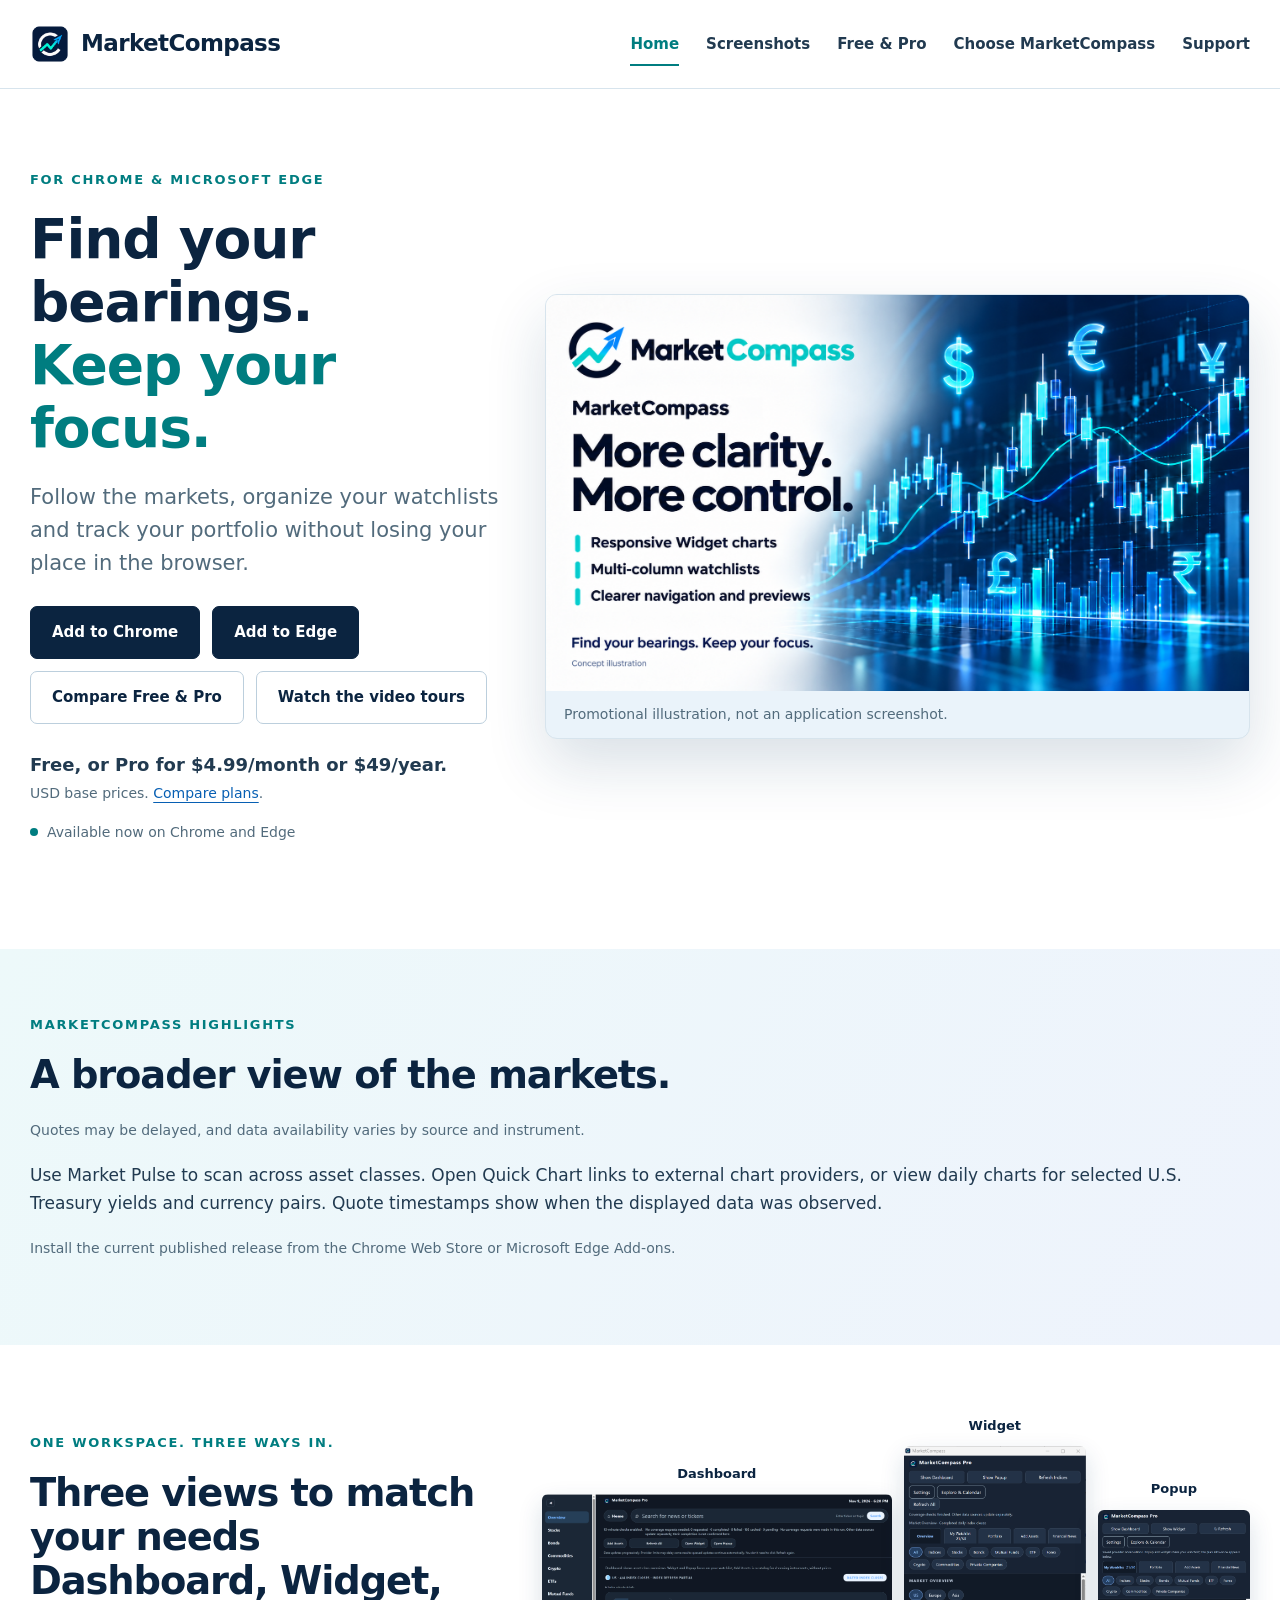
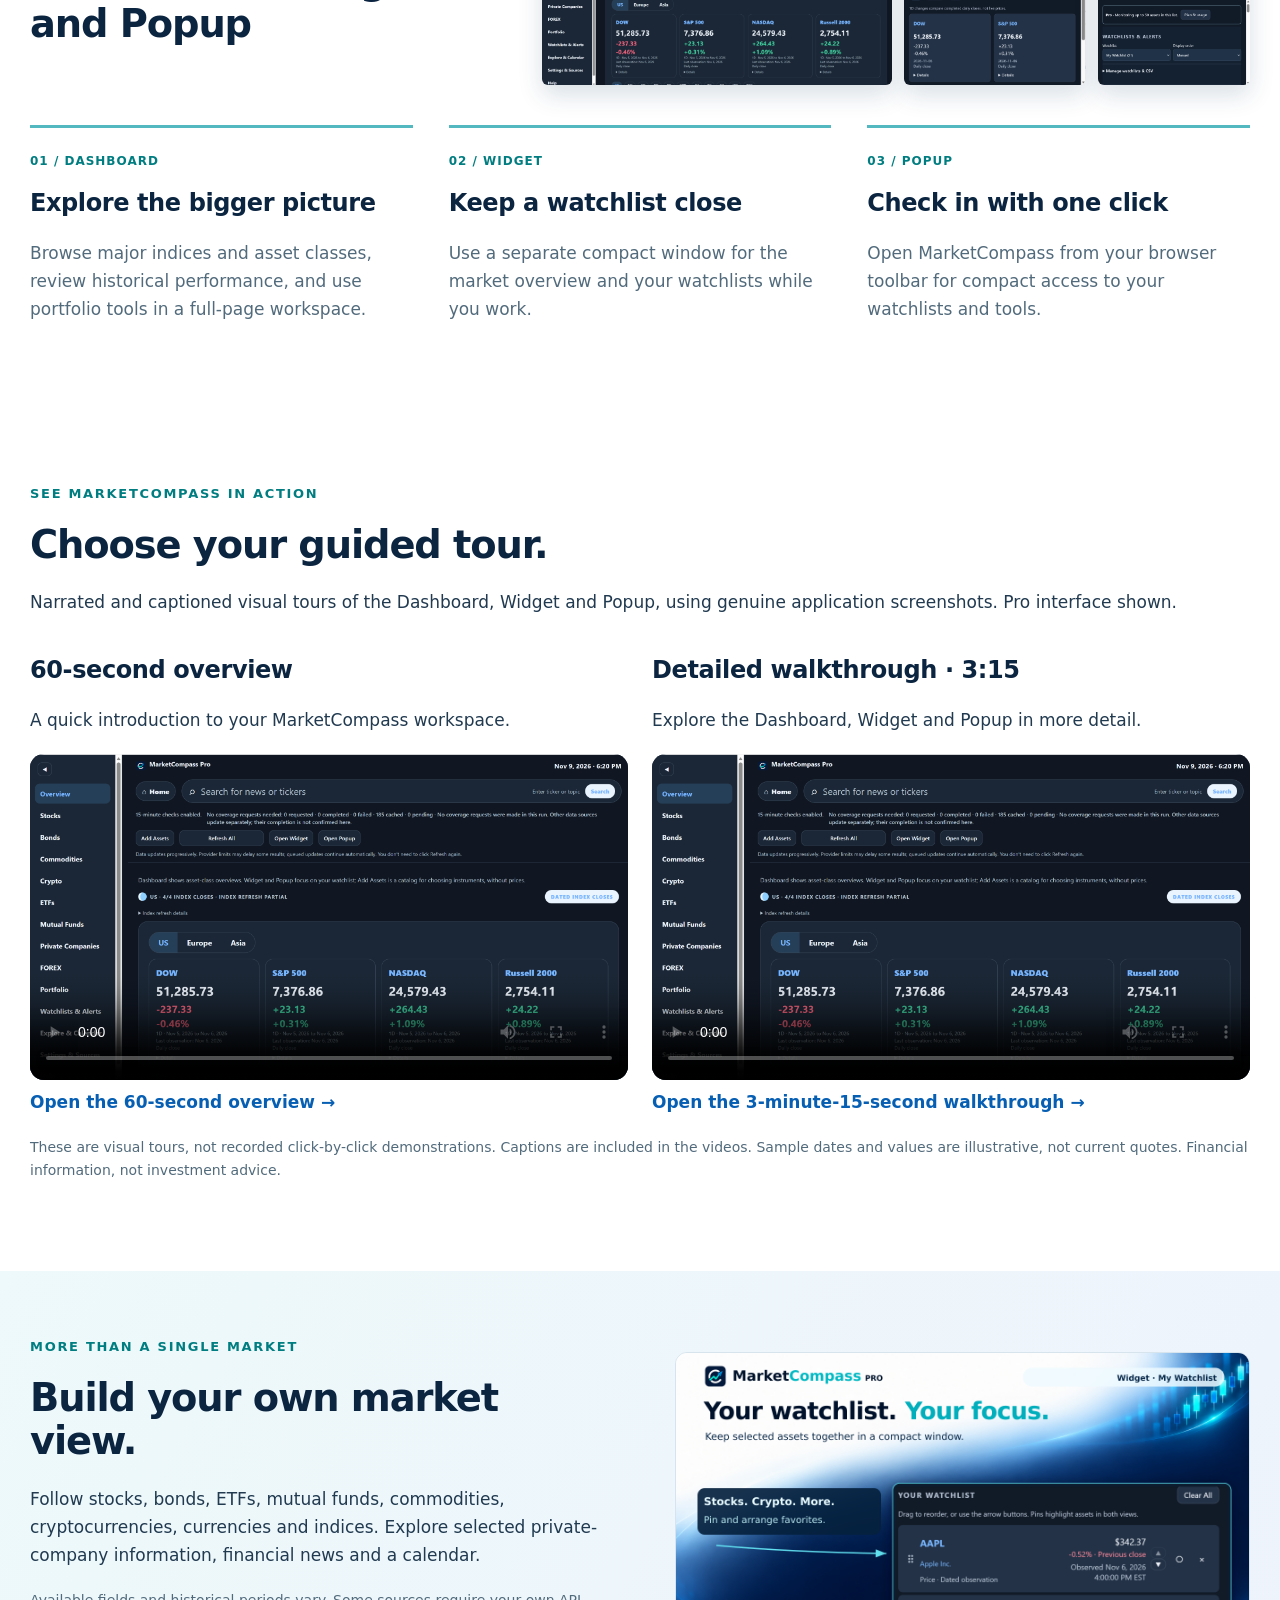
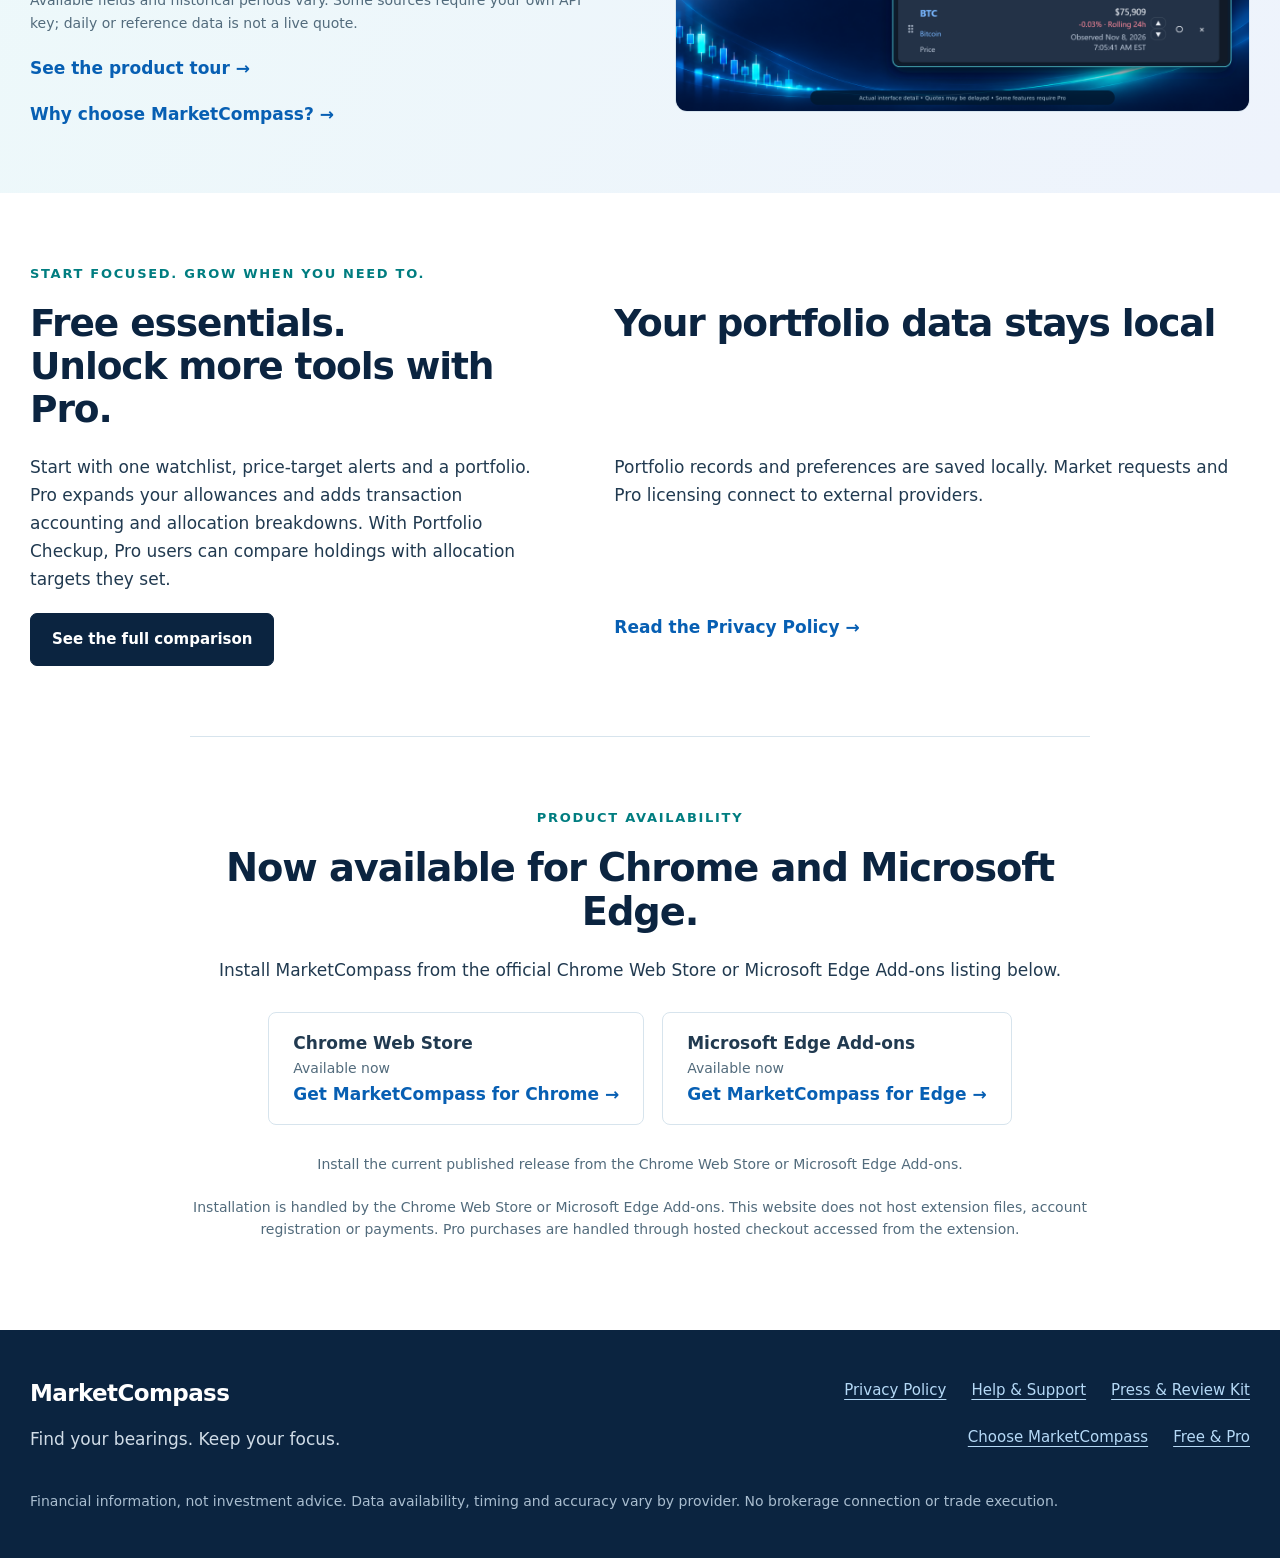
<file: index.html>
<!doctype html><html lang="en"><head><meta charset="utf-8"><meta name="viewport" content="width=device-width,initial-scale=1"><title>MarketCompass | Navigate Financial Markets</title><meta name="description" content="MarketCompass brings market monitoring, watchlists and portfolio tools to Chrome and Edge through a Dashboard, Widget and Popup."><link rel="icon" href="assets/marketing/icon.png"><link rel="stylesheet" href="assets/site.css"><style>
@media screen {
  #plans {container-type:inline-size}
  #plans h2 {font-size:clamp(15px,calc(5.3cqi + 1px),35px)}
  #privacy-support {padding:23px clamp(12px,3vw,25px);background:transparent;border-color:transparent}
  #privacy-support h2 {white-space:nowrap}
}
@media screen and (min-width:651px) {
  #plans {grid-template-columns:minmax(0,.88fr) minmax(0,1.12fr);grid-template-rows:repeat(4,auto);gap:0 clamp(26px,4vw,60px);align-items:stretch}
  #plans h2 {font-size:clamp(17px,calc(3.15cqi - .5px),37.5px)}
  #plans > div {display:grid;grid-row:1 / span 4;grid-template-rows:subgrid;align-items:start;justify-items:start;min-width:0}
  #plans > div:first-child {grid-column:1}
  #privacy-support {grid-column:2;padding:18px clamp(12px,1.4vw,18px)}
  #plans h2 {grid-row:2}
  #plans > div > p:not(.eyebrow) {grid-row:3}
  #plans > div > a {grid-row:4}
}
</style></head><body><a class="skip" href="#main">Skip to content</a><header class="site-header"><div class="wrap header-inner"><a class="brand" href="index.html"><img src="assets/marketing/icon.png" width="40" height="40" alt=""><span>MarketCompass</span></a><nav aria-label="Main navigation"><a href="index.html" aria-current="page">Home</a><a href="screenshots.html">Screenshots</a><a href="free-pro.html">Free & Pro</a><a href="why-marketcompass.html">Choose MarketCompass</a><a href="support.html">Support</a></nav></div></header><main id="main"><span id="top"></span>
<section class="hero wrap"><div><p class="eyebrow">For Chrome & Microsoft Edge</p><h1>Find your bearings.<br><em>Keep your focus.</em></h1><p class="lede">Follow the markets, organize your watchlists and track your portfolio without losing your place in the browser.</p><div class="actions"><a class="button" href="https://chromewebstore.google.com/detail/marketcompass/nocpcppjmmdhdpfhiahnjdbmjbkocnnh?pli=1" target="_blank" rel="noopener noreferrer">Add to Chrome</a><a class="button" href="https://microsoftedge.microsoft.com/addons/detail/pcbjnfilfemoclhdkdmjgnlkblgkehjo" target="_blank" rel="noopener noreferrer">Add to Edge</a><a class="button secondary" href="free-pro.html">Compare Free & Pro</a><a class="button secondary" href="#videos">Watch the video tours</a></div><p class="pricing-teaser"><strong>Free, or Pro for $4.99/month or $49/year.</strong><br><span>USD base prices. <a href="free-pro.html">Compare plans</a>.</span></p><p class="status"><span style="background:var(--teal)" aria-hidden="true"></span>Available now on Chrome and Edge</p></div><figure><a href="assets/marketing/v15-hero.png" data-lightbox="MarketCompass highlights"><img src="assets/marketing/v15-hero.png" alt="MarketCompass: responsive Widget charts, multi-column watchlists, clearer navigation and previews" width="1672" height="941"></a><figcaption>Promotional illustration, not an application screenshot.</figcaption></figure></section>
<section class="band" id="version-15"><div class="wrap"><p class="eyebrow">MarketCompass highlights</p><h2>A broader view of the markets.</h2><p class="fine">Quotes may be delayed, and data availability varies by source and instrument.</p><p>Use Market Pulse to scan across asset classes. Open Quick Chart links to external chart providers, or view daily charts for selected U.S. Treasury yields and currency pairs. Quote timestamps show when the displayed data was observed.</p><p class="fine">Install the current published release from the Chrome Web Store or Microsoft Edge Add-ons.</p></div></section>
<section class="wrap section" id="workspace"><div class="workspace-intro"><div class="section-intro"><p class="eyebrow">One workspace. Three ways in.</p><h2>Three views to match your needs<br>Dashboard, Widget, and Popup</h2></div><div class="form-factors" aria-label="Dashboard, Widget and Popup window formats"><figure class="form-dashboard"><figcaption>Dashboard</figcaption><a href="assets/marketing/form-dashboard.png" data-lightbox="Dashboard interface" aria-label="Enlarge Dashboard screenshot"><span class="screenshot-frame dashboard"><img src="assets/marketing/form-dashboard.png" alt="MarketCompass Dashboard interface" width="2048" height="1118" loading="lazy"><span class="version-cover" aria-hidden="true"></span></span></a></figure><figure class="form-widget"><figcaption>Widget</figcaption><a href="assets/marketing/form-widget.png" data-lightbox="Widget interface" aria-label="Enlarge Widget screenshot"><span class="screenshot-frame widget"><img src="assets/marketing/form-widget.png" alt="MarketCompass Widget interface" width="1094" height="1432" loading="lazy"><span class="version-cover" aria-hidden="true"></span></span></a></figure><figure class="form-popup"><figcaption>Popup</figcaption><a href="assets/marketing/form-popup.png" data-lightbox="Popup interface" aria-label="Enlarge Popup screenshot"><span class="screenshot-frame popup"><img src="assets/marketing/form-popup.png" alt="MarketCompass Popup interface" width="1037" height="1197" loading="lazy"><span class="version-cover" aria-hidden="true"></span></span></a></figure></div></div><div class="three"><article><span class="number">01 / DASHBOARD</span><h3>Explore the bigger picture</h3><p>Browse major indices and asset classes, review historical performance, and use portfolio tools in a full-page workspace.</p></article><article><span class="number">02 / WIDGET</span><h3>Keep a watchlist close</h3><p>Use a separate compact window for the market overview and your watchlists while you work.</p></article><article><span class="number">03 / POPUP</span><h3>Check in with one click</h3><p>Open MarketCompass from your browser toolbar for compact access to your watchlists and tools.</p></article></div></section>

<section class="wrap section" id="videos" aria-labelledby="video-heading"><div class="section-intro"><p class="eyebrow">See MarketCompass in action</p><h2 id="video-heading">Choose your guided tour.</h2><p>Narrated and captioned visual tours of the Dashboard, Widget and Popup, using genuine application screenshots. Pro interface shown.</p></div><div class="two"><article id="overview-video"><h3>60-second overview</h3><p>A quick introduction to your MarketCompass workspace.</p><video controls playsinline preload="metadata" width="1920" height="1080" style="width:100%;height:auto;border-radius:14px;background:#10233d" poster="assets/marketing/form-dashboard.png" aria-label="MarketCompass 60-second overview"><source src="marketcompass-overview.mp4" type="video/mp4"><track kind="captions" src="marketcompass-overview.vtt" srclang="en" label="English">Your browser does not support embedded video. <a href="marketcompass-overview.mp4">Watch the overview</a>.</video><p><a class="text-link" href="marketcompass-overview.mp4">Open the 60-second overview →</a></p></article><article id="walkthrough-video"><h3>Detailed walkthrough · 3:15</h3><p>Explore the Dashboard, Widget and Popup in more detail.</p><video controls playsinline preload="metadata" width="1920" height="1080" style="width:100%;height:auto;border-radius:14px;background:#10233d" poster="assets/marketing/form-dashboard.png" aria-label="MarketCompass detailed visual walkthrough"><source src="marketcompass-walkthrough.mp4" type="video/mp4"><track kind="captions" src="marketcompass-walkthrough.vtt" srclang="en" label="English">Your browser does not support embedded video. <a href="marketcompass-walkthrough.mp4">Watch the detailed walkthrough</a>.</video><p><a class="text-link" href="marketcompass-walkthrough.mp4">Open the 3-minute-15-second walkthrough →</a></p></article></div><p class="fine">These are visual tours, not recorded click-by-click demonstrations. Captions are included in the videos. Sample dates and values are illustrative, not current quotes. Financial information, not investment advice.</p></section>
<section class="band" id="preview"><div class="wrap split"><div><p class="eyebrow">More than a single market</p><h2>Build your own market view.</h2><p>Follow stocks, bonds, ETFs, mutual funds, commodities, cryptocurrencies, currencies and indices. Explore selected private-company information, financial news and a calendar.</p><p class="fine">Available fields and historical periods vary. Some sources require your own API key; daily or reference data is not a live quote.</p><a class="text-link" href="screenshots.html">See the product tour →</a><p class="why-link"><a class="text-link" href="why-marketcompass.html">Why choose MarketCompass? →</a></p></div><figure><a href="assets/marketing/watchlist.png" data-lightbox=""><img src="assets/marketing/watchlist.png" alt="MarketCompass Widget My Watchlist with selected assets" width="1280" height="800" loading="lazy"></a></figure></div></section>
<section class="wrap section split" id="plans"><div><p class="eyebrow">Start focused. Grow when you need to.</p><h2>Free essentials.<br>Unlock more tools with Pro.</h2><p>Start with one watchlist, price-target alerts and a portfolio. Pro expands your allowances and adds transaction accounting and allocation breakdowns. With Portfolio Checkup, Pro users can compare holdings with allocation targets they set.</p><a class="button" href="free-pro.html">See the full comparison</a></div><div class="feature-panel" id="privacy-support"><h2>Your portfolio data stays local</h2><p>Portfolio records and preferences are saved locally. Market requests and Pro licensing connect to external providers.</p><a class="text-link" href="privacy.html">Read the Privacy Policy →</a></div></section>
<section class="wrap section availability" id="availability"><span id="pilot-status"></span><p class="eyebrow">Product availability</p><h2>Now available for Chrome and Microsoft Edge.</h2><p>Install MarketCompass from the official Chrome Web Store or Microsoft Edge Add-ons listing below.</p><div class="store-status"><div><strong>Chrome Web Store</strong><span>Available now</span><a class="text-link" href="https://chromewebstore.google.com/detail/marketcompass/nocpcppjmmdhdpfhiahnjdbmjbkocnnh?pli=1" target="_blank" rel="noopener noreferrer">Get MarketCompass for Chrome →</a></div><div><strong>Microsoft Edge Add-ons</strong><span>Available now</span><a class="text-link" href="https://microsoftedge.microsoft.com/addons/detail/pcbjnfilfemoclhdkdmjgnlkblgkehjo" target="_blank" rel="noopener noreferrer">Get MarketCompass for Edge →</a></div></div><p class="fine">Install the current published release from the Chrome Web Store or Microsoft Edge Add-ons.</p><p class="fine">Installation is handled by the Chrome Web Store or Microsoft Edge Add-ons. This website does not host extension files, account registration or payments. Pro purchases are handled through hosted checkout accessed from the extension.</p></section></main><footer><div class="wrap footer-inner"><div><a class="brand" href="index.html">MarketCompass</a><p>Find your bearings. Keep your focus.</p></div><div class="footer-links"><a href="privacy.html">Privacy Policy</a><a href="support.html">Help & Support</a><a href="press.html">Press & Review Kit</a><a href="why-marketcompass.html">Choose MarketCompass</a><a href="free-pro.html">Free & Pro</a></div><p class="fine">Financial information, not investment advice. Data availability, timing and accuracy vary by provider. No brokerage connection or trade execution.</p></div></footer><script src="assets/lightbox.js" defer></script></body></html>
</file>
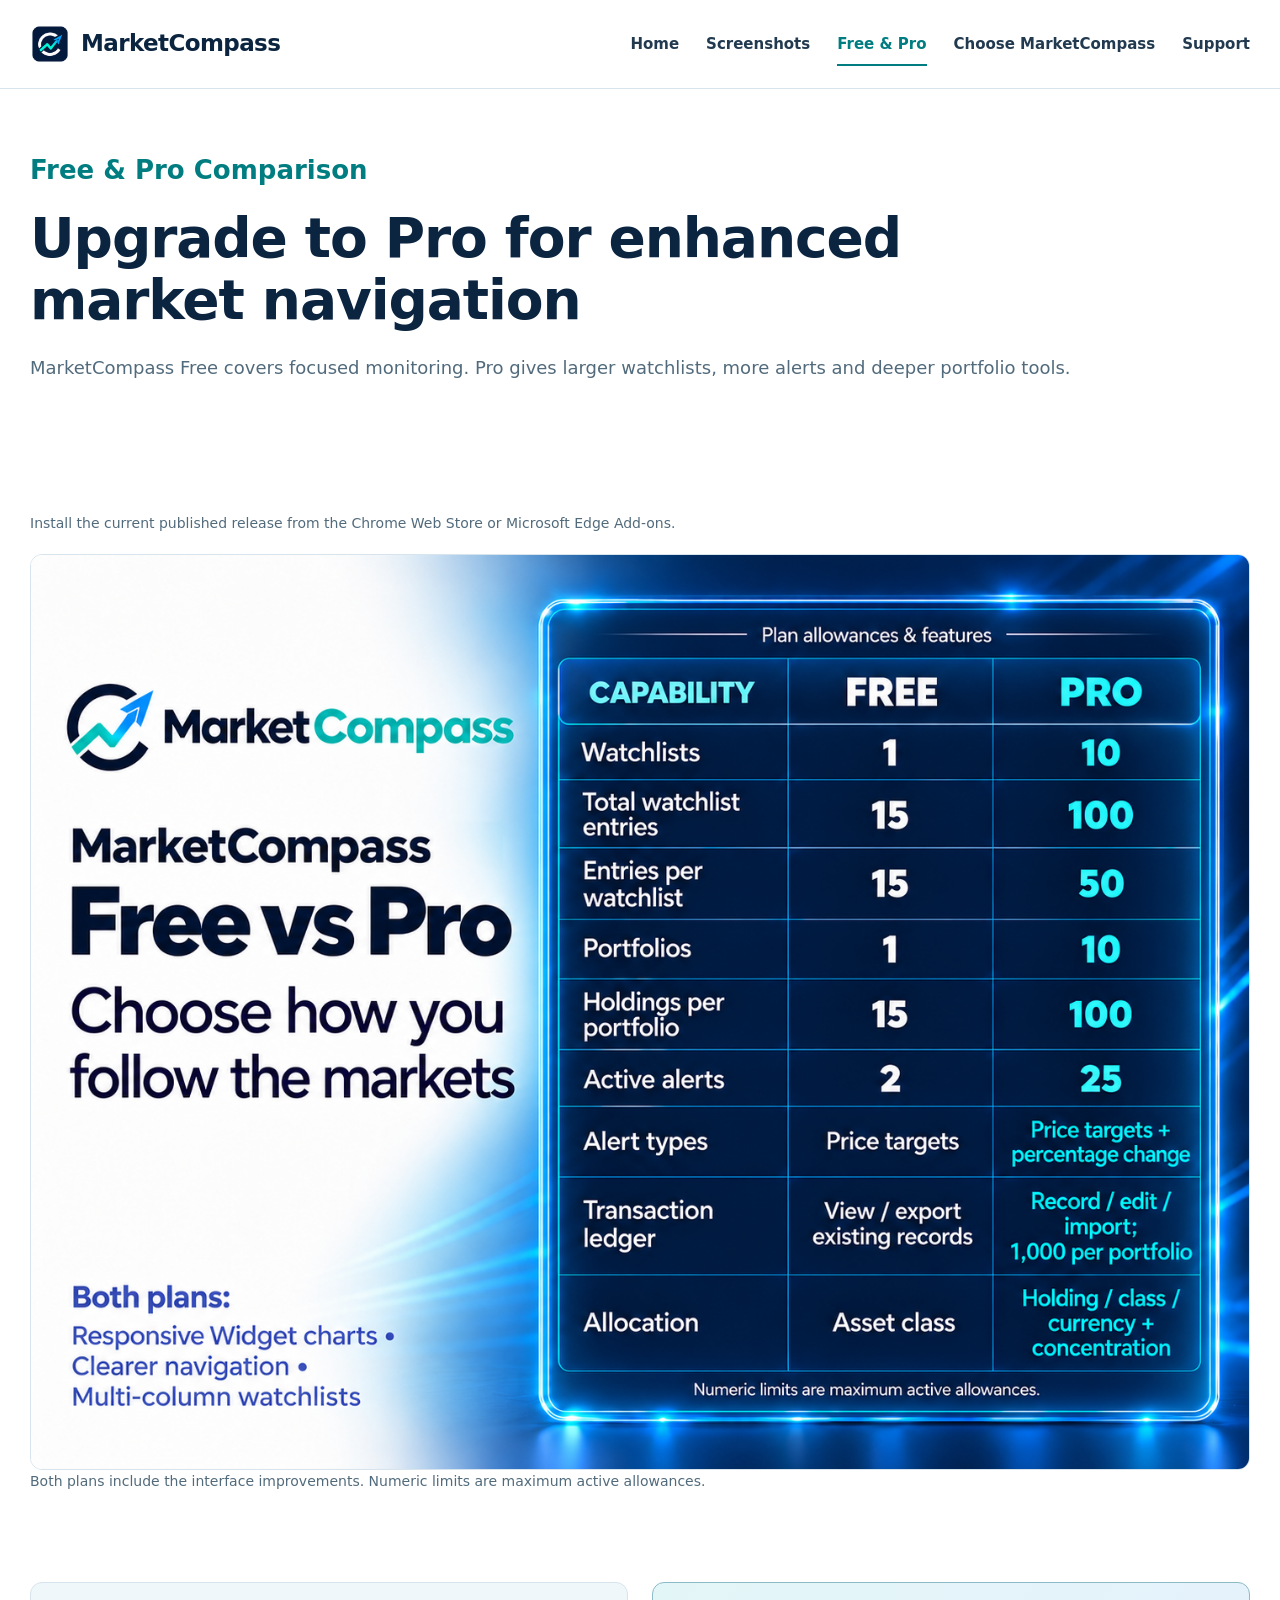
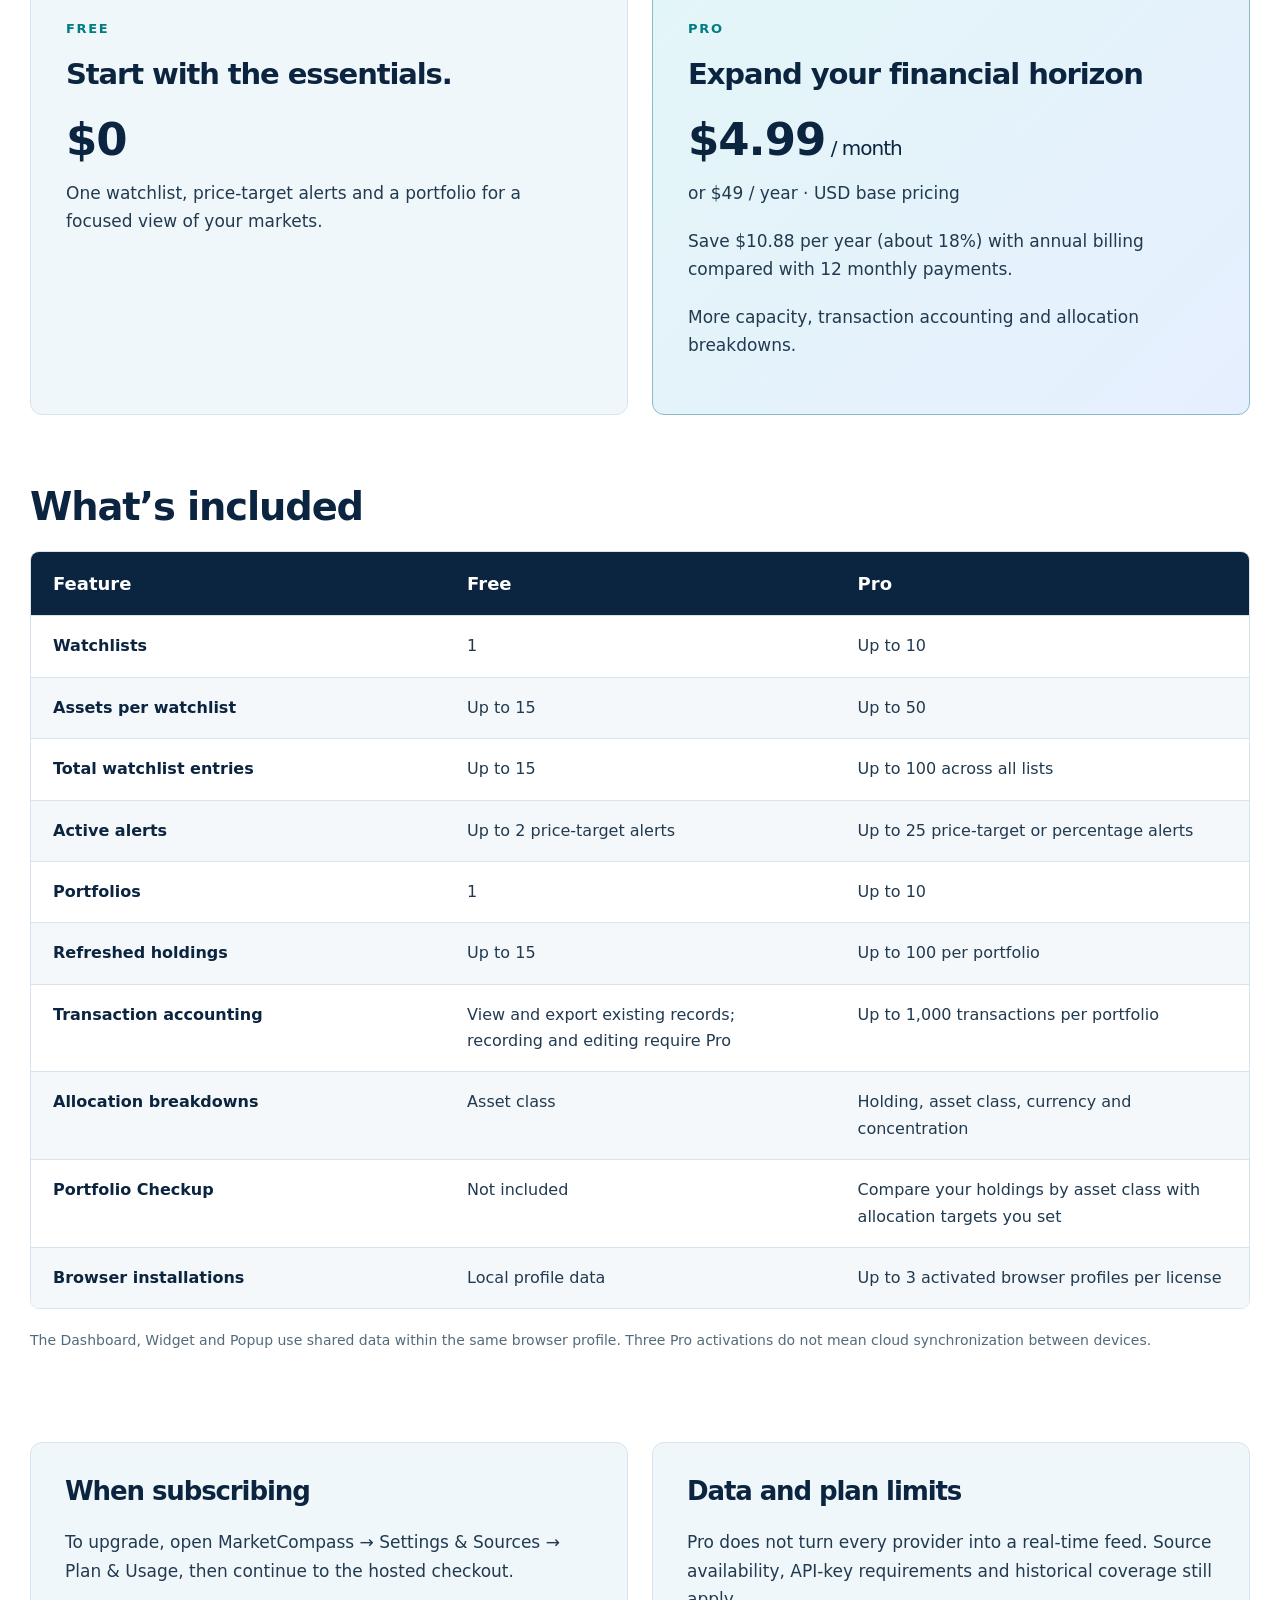
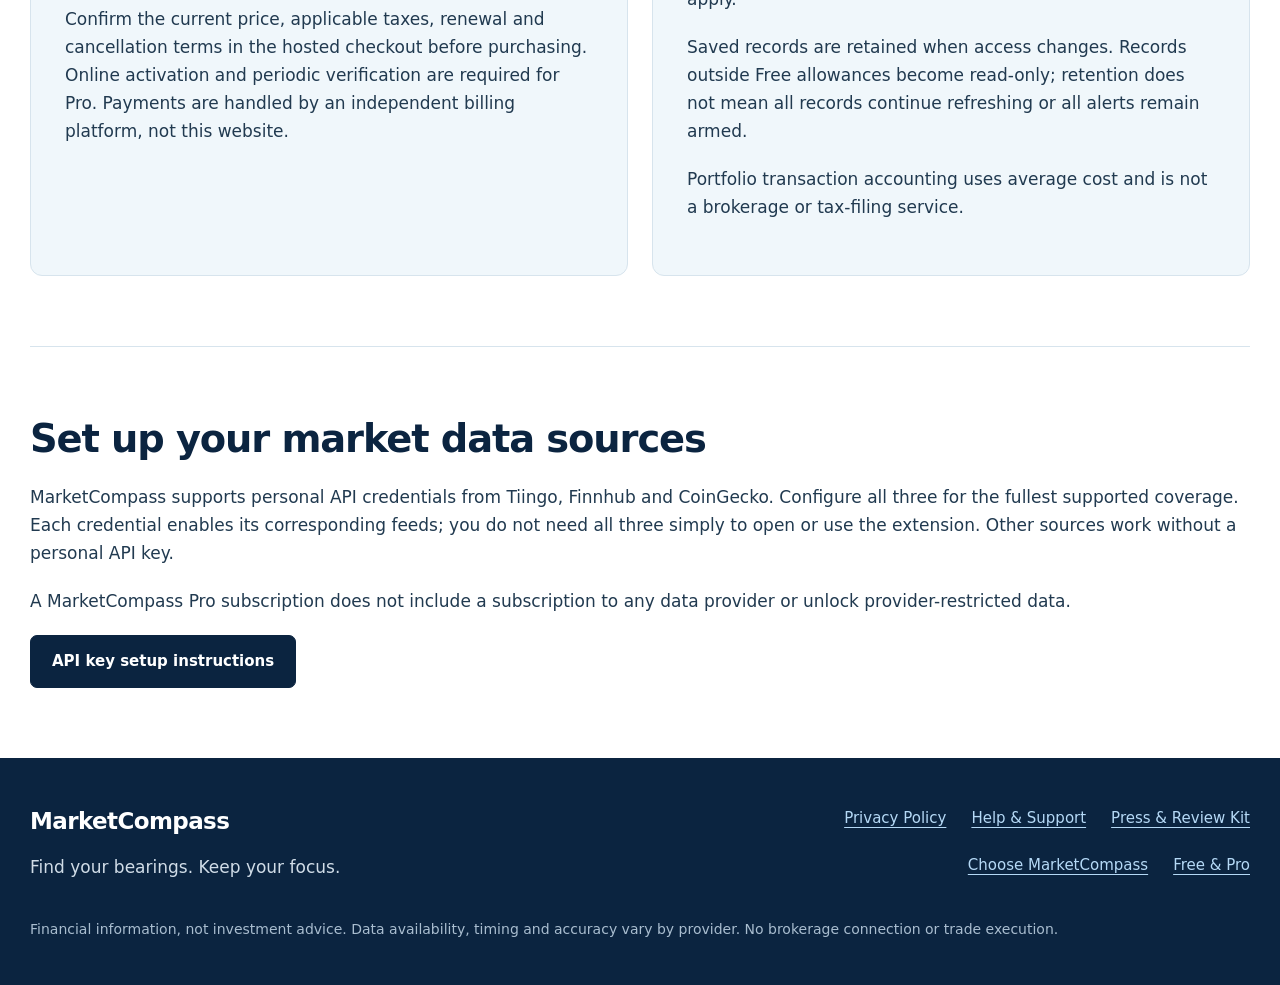
<file: free-pro.html>
<!doctype html><html lang="en"><head><meta charset="utf-8"><meta name="viewport" content="width=device-width,initial-scale=1"><title>MarketCompass | Free & Pro Comparison</title><meta name="description" content="Compare MarketCompass Free and Pro allowances, portfolio tools and subscription information."><link rel="icon" href="assets/marketing/icon.png"><link rel="stylesheet" href="assets/site.css"></head><body><a class="skip" href="#main">Skip to content</a><header class="site-header"><div class="wrap header-inner"><a class="brand" href="index.html"><img src="assets/marketing/icon.png" width="40" height="40" alt=""><span>MarketCompass</span></a><nav aria-label="Main navigation"><a href="index.html">Home</a><a href="screenshots.html">Screenshots</a><a href="free-pro.html" aria-current="page">Free & Pro</a><a href="why-marketcompass.html">Choose MarketCompass</a><a href="support.html">Support</a></nav></div></header><main id="main"><section class="page-head wrap comparison-head"><p class="comparison-label">Free &amp; Pro Comparison</p><h1>Upgrade to Pro for enhanced market navigation</h1><p class="lede">MarketCompass Free covers focused monitoring. Pro gives larger watchlists, more alerts and deeper portfolio tools.</p></section>
<section class="wrap section"><p class="fine">Install the current published release from the Chrome Web Store or Microsoft Edge Add-ons.</p><figure><a href="assets/marketing/v15-free-pro.png" data-lightbox="MarketCompass Free and Pro"><img src="assets/marketing/v15-free-pro.png" alt="MarketCompass Free and Pro plan comparison, detailed in the accessible table below" width="1448" height="1086" loading="lazy"></a></figure><p class="fine">Both plans include the interface improvements. Numeric limits are maximum active allowances.</p></section><section class="wrap plans"><article><p class="eyebrow">Free</p><h2>Start with the essentials.</h2><p class="price">$0</p><p>One watchlist, price-target alerts and a portfolio for a focused view of your markets.</p></article><article class="pro-plan"><p class="eyebrow">Pro</p><h2>Expand your financial horizon</h2><p class="price">$4.99<span> / month</span></p><p>or $49 / year · USD base pricing</p><p>Save $10.88 per year (about 18%) with annual billing compared with 12 monthly payments.</p><p>More capacity, transaction accounting and allocation breakdowns.</p></article></section><section class="wrap section"><h2>What’s included</h2><div class="table-scroll" tabindex="0" role="region" aria-label="Free and Pro comparison"><table><thead><tr><th scope="col">Feature</th><th scope="col">Free</th><th scope="col">Pro</th></tr></thead><tbody><tr><th scope="row">Watchlists</th><td data-label="Free">1</td><td data-label="Pro">Up to 10</td></tr><tr><th scope="row">Assets per watchlist</th><td data-label="Free">Up to 15</td><td data-label="Pro">Up to 50</td></tr><tr><th scope="row">Total watchlist entries</th><td data-label="Free">Up to 15</td><td data-label="Pro">Up to 100 across all lists</td></tr><tr><th scope="row">Active alerts</th><td data-label="Free">Up to 2 price-target alerts</td><td data-label="Pro">Up to 25 price-target or percentage alerts</td></tr><tr><th scope="row">Portfolios</th><td data-label="Free">1</td><td data-label="Pro">Up to 10</td></tr><tr><th scope="row">Refreshed holdings</th><td data-label="Free">Up to 15</td><td data-label="Pro">Up to 100 per portfolio</td></tr><tr><th scope="row">Transaction accounting</th><td data-label="Free">View and export existing records; recording and editing require Pro</td><td data-label="Pro">Up to 1,000 transactions per portfolio</td></tr><tr><th scope="row">Allocation breakdowns</th><td data-label="Free">Asset class</td><td data-label="Pro">Holding, asset class, currency and concentration</td></tr><tr><th scope="row">Portfolio Checkup</th><td data-label="Free">Not included</td><td data-label="Pro">Compare your holdings by asset class with allocation targets you set</td></tr><tr><th scope="row">Browser installations</th><td data-label="Free">Local profile data</td><td data-label="Pro">Up to 3 activated browser profiles per license</td></tr></tbody></table></div><p class="fine">The Dashboard, Widget and Popup use shared data within the same browser profile. Three Pro activations do not mean cloud synchronization between devices.</p></section><section class="wrap section two"><article class="feature-panel"><h2>When subscribing</h2><p>To upgrade, open MarketCompass → Settings &amp; Sources → Plan &amp; Usage, then continue to the hosted checkout.</p><p>Confirm the current price, applicable taxes, renewal and cancellation terms in the hosted checkout before purchasing. Online activation and periodic verification are required for Pro. Payments are handled by an independent billing platform, not this website.</p></article><article class="feature-panel"><h2>Data and plan limits</h2><p>Pro does not turn every provider into a real-time feed. Source availability, API-key requirements and historical coverage still apply.</p><p>Saved records are retained when access changes. Records outside Free allowances become read-only; retention does not mean all records continue refreshing or all alerts remain armed.</p><p>Portfolio transaction accounting uses average cost and is not a brokerage or tax-filing service.</p></article></section><section class="wrap section api-callout"><h2>Set up your market data sources</h2><p>MarketCompass supports personal API credentials from Tiingo, Finnhub and CoinGecko. Configure all three for the fullest supported coverage. Each credential enables its corresponding feeds; you do not need all three simply to open or use the extension. Other sources work without a personal API key.</p><p>A MarketCompass Pro subscription does not include a subscription to any data provider or unlock provider-restricted data.</p><a class="button" href="support.html#api-setup">API key setup instructions</a></section></main><footer><div class="wrap footer-inner"><div><a class="brand" href="index.html">MarketCompass</a><p>Find your bearings. Keep your focus.</p></div><div class="footer-links"><a href="privacy.html">Privacy Policy</a><a href="support.html">Help & Support</a><a href="press.html">Press & Review Kit</a><a href="why-marketcompass.html">Choose MarketCompass</a><a href="free-pro.html">Free & Pro</a></div><p class="fine">Financial information, not investment advice. Data availability, timing and accuracy vary by provider. No brokerage connection or trade execution.</p></div></footer><script src="assets/lightbox.js" defer></script></body></html>
</file>
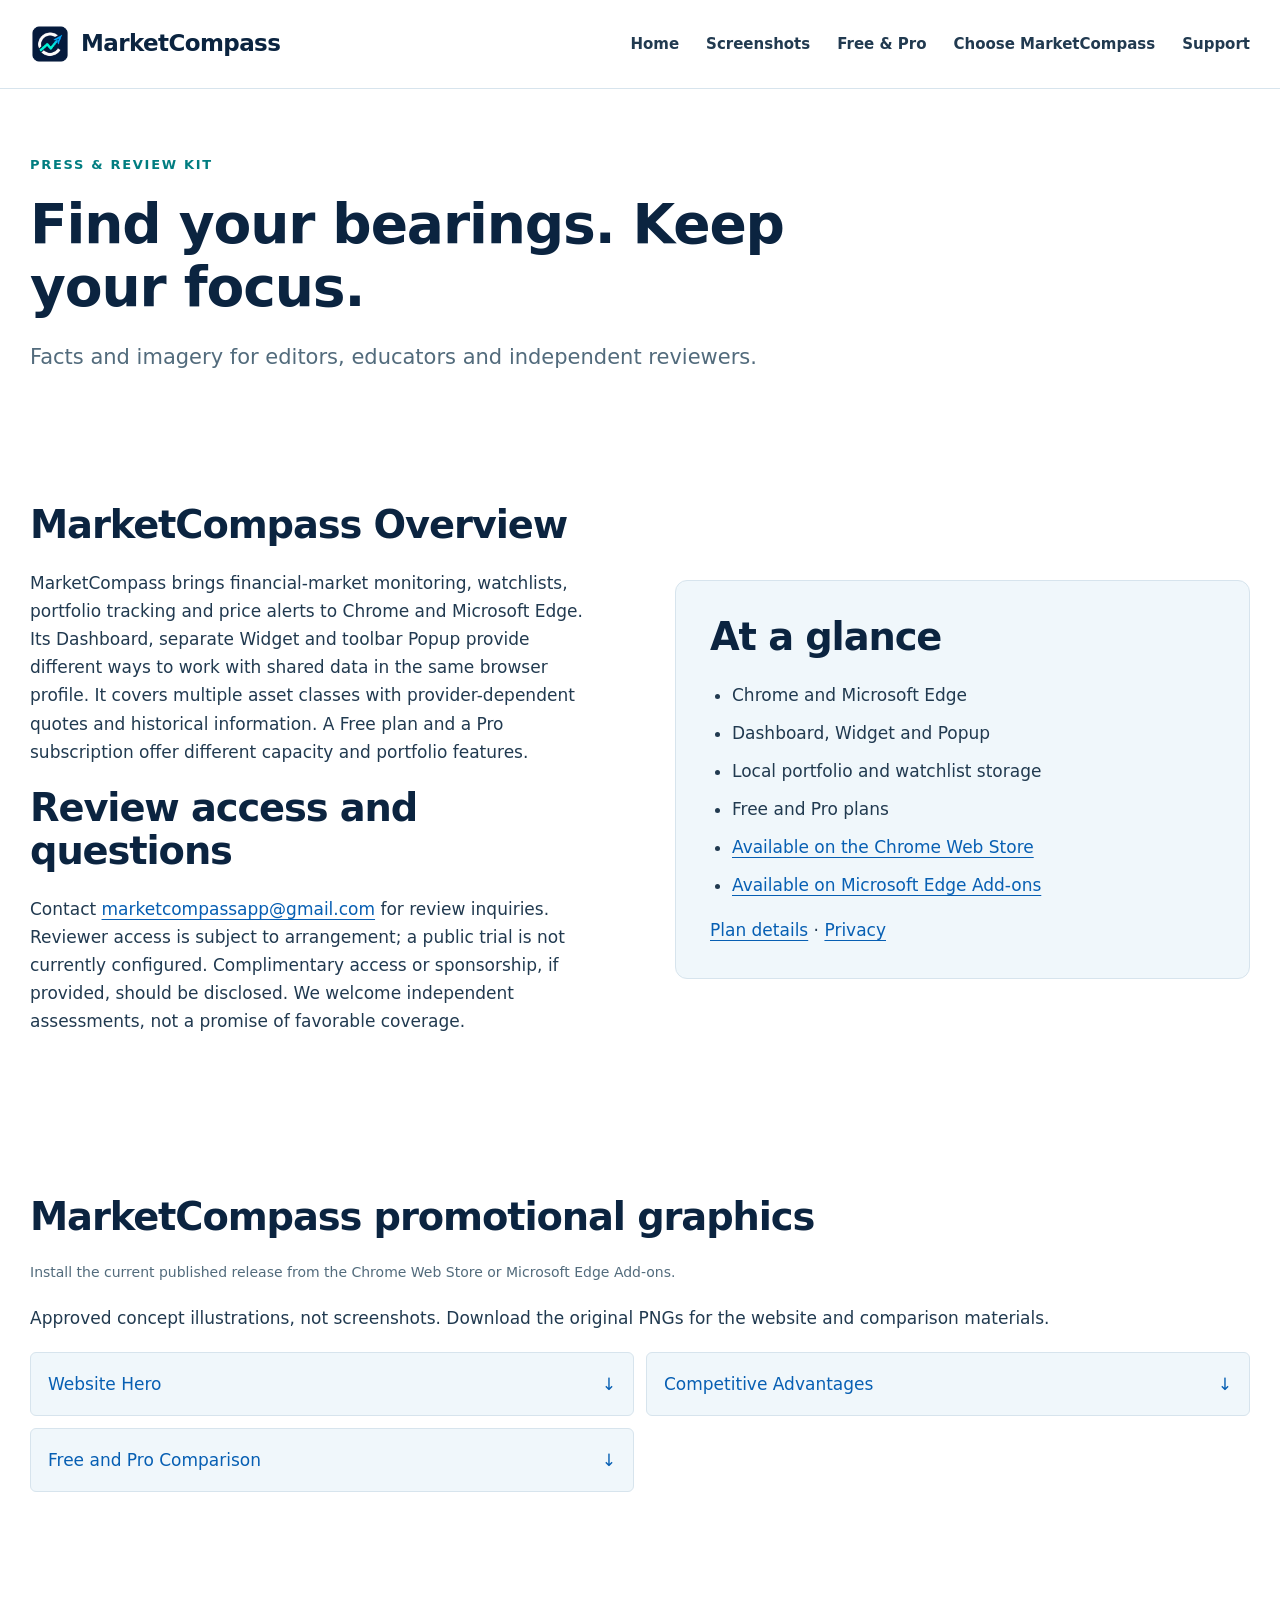
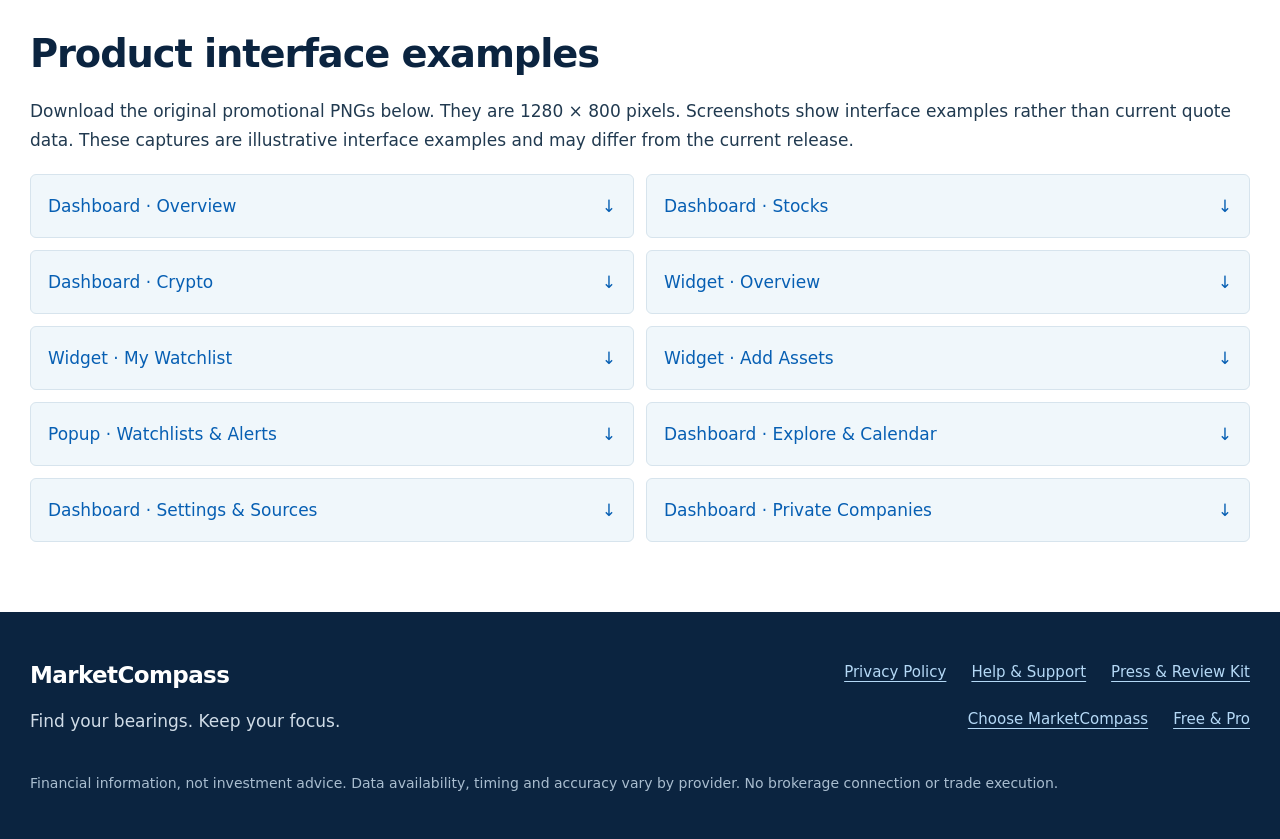
<file: press.html>
<!doctype html><html lang="en"><head><meta charset="utf-8"><meta name="viewport" content="width=device-width,initial-scale=1"><title>MarketCompass | Press & Review Kit</title><meta name="description" content="MarketCompass facts and authentic promotional screenshots for editors and reviewers."><link rel="icon" href="assets/marketing/icon.png"><link rel="stylesheet" href="assets/site.css"></head><body><a class="skip" href="#main">Skip to content</a><header class="site-header"><div class="wrap header-inner"><a class="brand" href="index.html"><img src="assets/marketing/icon.png" width="40" height="40" alt=""><span>MarketCompass</span></a><nav aria-label="Main navigation"><a href="index.html">Home</a><a href="screenshots.html">Screenshots</a><a href="free-pro.html">Free & Pro</a><a href="why-marketcompass.html">Choose MarketCompass</a><a href="support.html">Support</a></nav></div></header><main id="main"><section class="page-head wrap"><p class="eyebrow">PRESS & REVIEW KIT</p><h1>Find your bearings. Keep your focus.</h1><p class="lede">Facts and imagery for editors, educators and independent reviewers.</p></section>
<section class="wrap section split"><div><h2>MarketCompass Overview</h2><p>MarketCompass brings financial-market monitoring, watchlists, portfolio tracking and price alerts to Chrome and Microsoft Edge. Its Dashboard, separate Widget and toolbar Popup provide different ways to work with shared data in the same browser profile. It covers multiple asset classes with provider-dependent quotes and historical information. A Free plan and a Pro subscription offer different capacity and portfolio features.</p><h2>Review access and questions</h2><p>Contact <a href="mailto:marketcompassapp@gmail.com">marketcompassapp@gmail.com</a> for review inquiries. Reviewer access is subject to arrangement; a public trial is not currently configured. Complimentary access or sponsorship, if provided, should be disclosed. We welcome independent assessments, not a promise of favorable coverage.</p></div><aside class="feature-panel"><h2>At a glance</h2><ul><li>Chrome and Microsoft Edge</li><li>Dashboard, Widget and Popup</li><li>Local portfolio and watchlist storage</li><li>Free and Pro plans</li><li><a href="https://chromewebstore.google.com/detail/marketcompass/nocpcppjmmdhdpfhiahnjdbmjbkocnnh?pli=1" target="_blank" rel="noopener noreferrer">Available on the Chrome Web Store</a></li><li><a href="https://microsoftedge.microsoft.com/addons/detail/pcbjnfilfemoclhdkdmjgnlkblgkehjo" target="_blank" rel="noopener noreferrer">Available on Microsoft Edge Add-ons</a></li></ul><a href="free-pro.html">Plan details</a> · <a href="privacy.html">Privacy</a></aside></section><section class="wrap section"><h2>MarketCompass promotional graphics</h2><p class="fine">Install the current published release from the Chrome Web Store or Microsoft Edge Add-ons.</p><p>Approved concept illustrations, not screenshots. Download the original PNGs for the website and comparison materials.</p><div class="download-grid"><a href="assets/marketing/v15-hero.png" download="MarketCompass Website Hero.png">Website Hero <span aria-hidden="true">↓</span></a><a href="assets/marketing/v15-competitive-advantages.png" download="MarketCompass Competitive Advantages.png">Competitive Advantages <span aria-hidden="true">↓</span></a><a href="assets/marketing/v15-free-pro.png" download="MarketCompass Free and Pro Comparison.png">Free and Pro Comparison <span aria-hidden="true">↓</span></a></div></section><section class="wrap section"><h2>Product interface examples</h2><p>Download the original promotional PNGs below. They are 1280 × 800 pixels. Screenshots show interface examples rather than current quote data. These captures are illustrative interface examples and may differ from the current release.</p><div class="download-grid"><a href="assets/marketing/overview.png" download="Dashboard - Overview promo.png">Dashboard · Overview <span aria-hidden="true">↓</span></a><a href="assets/marketing/stocks.png" download="Dashboard - Stocks promo.png">Dashboard · Stocks <span aria-hidden="true">↓</span></a><a href="assets/marketing/crypto.png" download="Dashboard - Crypto promo.png">Dashboard · Crypto <span aria-hidden="true">↓</span></a><a href="assets/marketing/widget-overview.png" download="Widget - Overview promo.png">Widget · Overview <span aria-hidden="true">↓</span></a><a href="assets/marketing/watchlist.png" download="Widget - My Watchlist promo.png">Widget · My Watchlist <span aria-hidden="true">↓</span></a><a href="assets/marketing/add-assets.png" download="Widget - Add Assets promo.png">Widget · Add Assets <span aria-hidden="true">↓</span></a><a href="assets/marketing/popup.png" download="Popup - Watchlists &amp; Alerts promo.png">Popup · Watchlists & Alerts <span aria-hidden="true">↓</span></a><a href="assets/marketing/calendar.png" download="Dashboard - Explore &amp; Calendar promo.png">Dashboard · Explore & Calendar <span aria-hidden="true">↓</span></a><a href="assets/marketing/settings.png" download="Dashboard - Settings &amp; Sources promo.png">Dashboard · Settings & Sources <span aria-hidden="true">↓</span></a><a href="assets/marketing/private-companies.png" download="Dashboard - Private Companies promo.png">Dashboard · Private Companies <span aria-hidden="true">↓</span></a></div></section></main><footer><div class="wrap footer-inner"><div><a class="brand" href="index.html">MarketCompass</a><p>Find your bearings. Keep your focus.</p></div><div class="footer-links"><a href="privacy.html">Privacy Policy</a><a href="support.html">Help & Support</a><a href="press.html">Press & Review Kit</a><a href="why-marketcompass.html">Choose MarketCompass</a><a href="free-pro.html">Free & Pro</a></div><p class="fine">Financial information, not investment advice. Data availability, timing and accuracy vary by provider. No brokerage connection or trade execution.</p></div></footer></body></html>
</file>
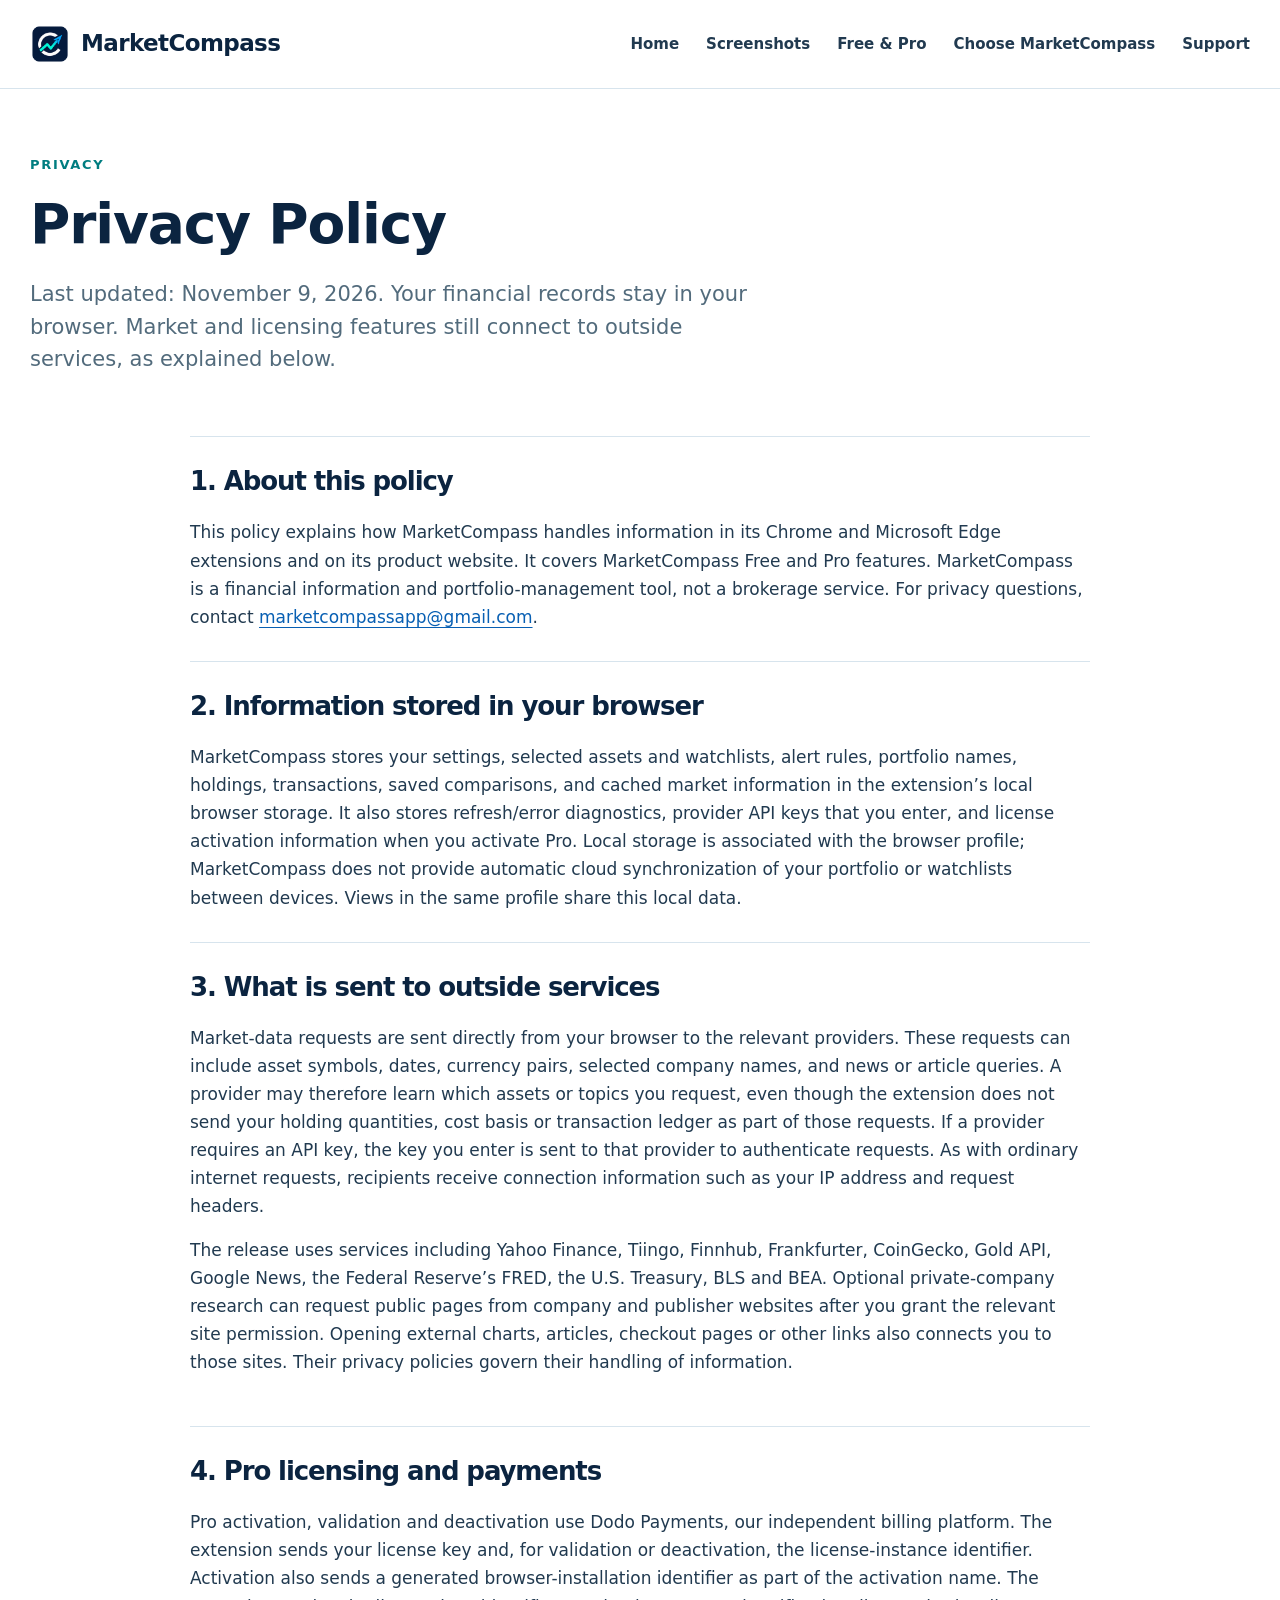
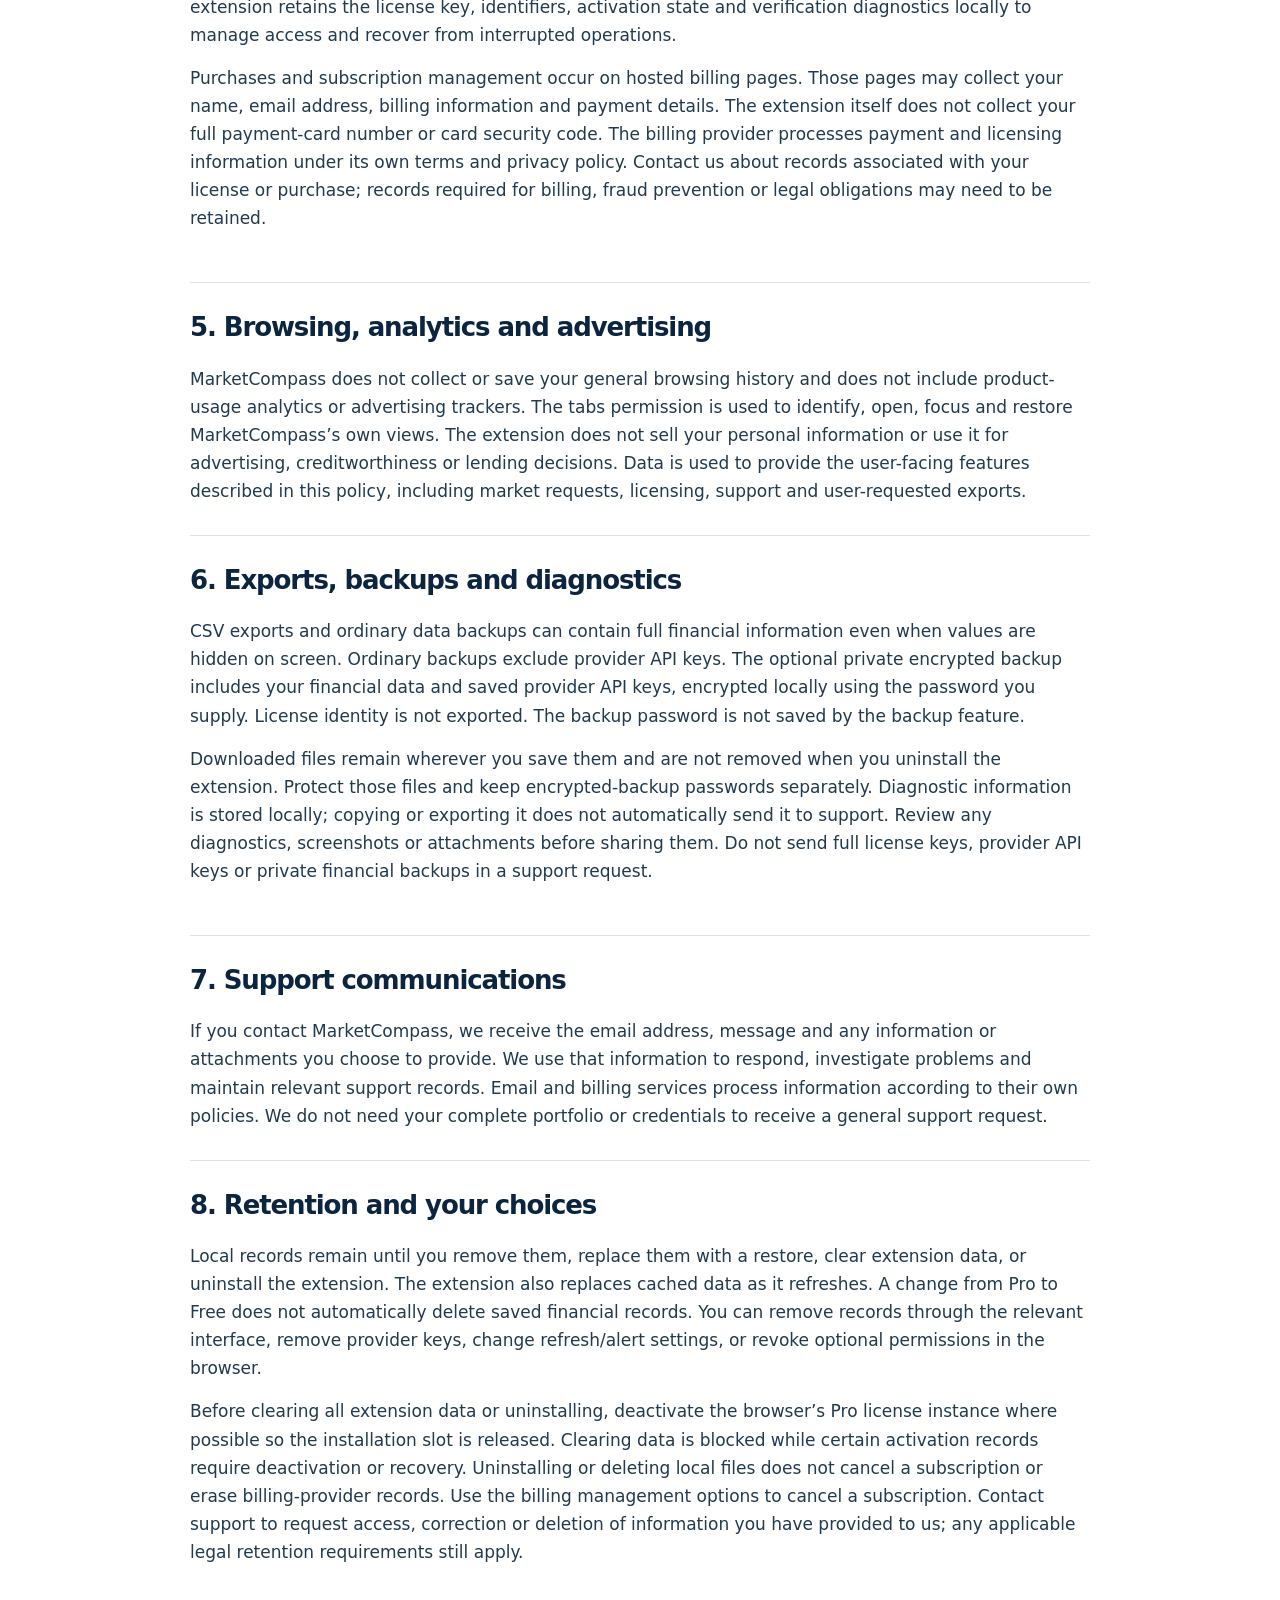
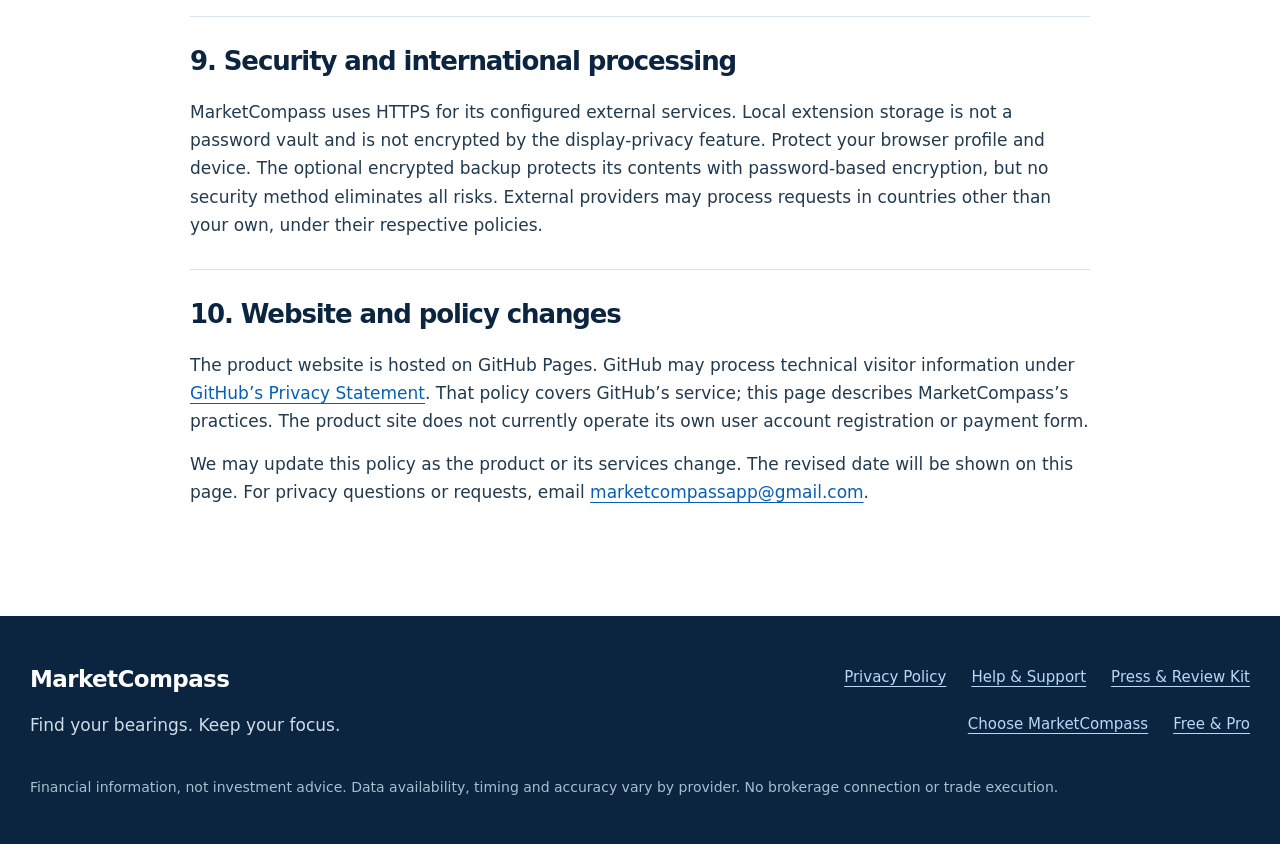
<file: privacy.html>
<!doctype html><html lang="en"><head><meta charset="utf-8"><meta name="viewport" content="width=device-width,initial-scale=1"><title>MarketCompass | Privacy Policy</title><meta name="description" content="How MarketCompass handles local financial records, data-provider requests, licensing, backups and support information."><link rel="icon" href="assets/marketing/icon.png"><link rel="stylesheet" href="assets/site.css"></head><body><a class="skip" href="#main">Skip to content</a><header class="site-header"><div class="wrap header-inner"><a class="brand" href="index.html"><img src="assets/marketing/icon.png" width="40" height="40" alt=""><span>MarketCompass</span></a><nav aria-label="Main navigation"><a href="index.html">Home</a><a href="screenshots.html">Screenshots</a><a href="free-pro.html">Free & Pro</a><a href="why-marketcompass.html">Choose MarketCompass</a><a href="support.html">Support</a></nav></div></header><main id="main"><section class="page-head wrap"><p class="eyebrow">PRIVACY</p><h1>Privacy Policy</h1><p class="lede">Last updated: November 9, 2026. Your financial records stay in your browser. Market and licensing features still connect to outside services, as explained below.</p></section><div class="wrap policy"><section><h2>1. About this policy</h2><div>This policy explains how MarketCompass handles information in its Chrome and Microsoft Edge extensions and on its product website. It covers MarketCompass Free and Pro features. MarketCompass is a financial information and portfolio-management tool, not a brokerage service. For privacy questions, contact <a href="mailto:marketcompassapp@gmail.com">marketcompassapp@gmail.com</a>.</div></section>
<section><h2>2. Information stored in your browser</h2><div>MarketCompass stores your settings, selected assets and watchlists, alert rules, portfolio names, holdings, transactions, saved comparisons, and cached market information in the extension’s local browser storage. It also stores refresh/error diagnostics, provider API keys that you enter, and license activation information when you activate Pro. Local storage is associated with the browser profile; MarketCompass does not provide automatic cloud synchronization of your portfolio or watchlists between devices. Views in the same profile share this local data.</div></section>
<section><h2>3. What is sent to outside services</h2><div>Market-data requests are sent directly from your browser to the relevant providers. These requests can include asset symbols, dates, currency pairs, selected company names, and news or article queries. A provider may therefore learn which assets or topics you request, even though the extension does not send your holding quantities, cost basis or transaction ledger as part of those requests. If a provider requires an API key, the key you enter is sent to that provider to authenticate requests. As with ordinary internet requests, recipients receive connection information such as your IP address and request headers.<p>The release uses services including Yahoo Finance, Tiingo, Finnhub, Frankfurter, CoinGecko, Gold API, Google News, the Federal Reserve’s FRED, the U.S. Treasury, BLS and BEA. Optional private-company research can request public pages from company and publisher websites after you grant the relevant site permission. Opening external charts, articles, checkout pages or other links also connects you to those sites. Their privacy policies govern their handling of information.</p></div></section>
<section><h2>4. Pro licensing and payments</h2><div>Pro activation, validation and deactivation use Dodo Payments, our independent billing platform. The extension sends your license key and, for validation or deactivation, the license-instance identifier. Activation also sends a generated browser-installation identifier as part of the activation name. The extension retains the license key, identifiers, activation state and verification diagnostics locally to manage access and recover from interrupted operations.<p>Purchases and subscription management occur on hosted billing pages. Those pages may collect your name, email address, billing information and payment details. The extension itself does not collect your full payment-card number or card security code. The billing provider processes payment and licensing information under its own terms and privacy policy. Contact us about records associated with your license or purchase; records required for billing, fraud prevention or legal obligations may need to be retained.</p></div></section>
<section><h2>5. Browsing, analytics and advertising</h2><div>MarketCompass does not collect or save your general browsing history and does not include product-usage analytics or advertising trackers. The tabs permission is used to identify, open, focus and restore MarketCompass’s own views. The extension does not sell your personal information or use it for advertising, creditworthiness or lending decisions. Data is used to provide the user-facing features described in this policy, including market requests, licensing, support and user-requested exports.</div></section>
<section><h2>6. Exports, backups and diagnostics</h2><div>CSV exports and ordinary data backups can contain full financial information even when values are hidden on screen. Ordinary backups exclude provider API keys. The optional private encrypted backup includes your financial data and saved provider API keys, encrypted locally using the password you supply. License identity is not exported. The backup password is not saved by the backup feature.<p>Downloaded files remain wherever you save them and are not removed when you uninstall the extension. Protect those files and keep encrypted-backup passwords separately. Diagnostic information is stored locally; copying or exporting it does not automatically send it to support. Review any diagnostics, screenshots or attachments before sharing them. Do not send full license keys, provider API keys or private financial backups in a support request.</p></div></section>
<section><h2>7. Support communications</h2><div>If you contact MarketCompass, we receive the email address, message and any information or attachments you choose to provide. We use that information to respond, investigate problems and maintain relevant support records. Email and billing services process information according to their own policies. We do not need your complete portfolio or credentials to receive a general support request.</div></section>
<section><h2>8. Retention and your choices</h2><div>Local records remain until you remove them, replace them with a restore, clear extension data, or uninstall the extension. The extension also replaces cached data as it refreshes. A change from Pro to Free does not automatically delete saved financial records. You can remove records through the relevant interface, remove provider keys, change refresh/alert settings, or revoke optional permissions in the browser.<p>Before clearing all extension data or uninstalling, deactivate the browser’s Pro license instance where possible so the installation slot is released. Clearing data is blocked while certain activation records require deactivation or recovery. Uninstalling or deleting local files does not cancel a subscription or erase billing-provider records. Use the billing management options to cancel a subscription. Contact support to request access, correction or deletion of information you have provided to us; any applicable legal retention requirements still apply.</p></div></section>
<section><h2>9. Security and international processing</h2><div>MarketCompass uses HTTPS for its configured external services. Local extension storage is not a password vault and is not encrypted by the display-privacy feature. Protect your browser profile and device. The optional encrypted backup protects its contents with password-based encryption, but no security method eliminates all risks. External providers may process requests in countries other than your own, under their respective policies.</div></section>
<section><h2>10. Website and policy changes</h2><div>The product website is hosted on GitHub Pages. GitHub may process technical visitor information under <a href="https://docs.github.com/en/site-policy/privacy-policies/github-privacy-statement" target="_blank" rel="noopener noreferrer">GitHub’s Privacy Statement</a>. That policy covers GitHub’s service; this page describes MarketCompass’s practices. The product site does not currently operate its own user account registration or payment form.<p>We may update this policy as the product or its services change. The revised date will be shown on this page. For privacy questions or requests, email <a href="mailto:marketcompassapp@gmail.com">marketcompassapp@gmail.com</a>.</p></div></section></div></main><footer><div class="wrap footer-inner"><div><a class="brand" href="index.html">MarketCompass</a><p>Find your bearings. Keep your focus.</p></div><div class="footer-links"><a href="privacy.html">Privacy Policy</a><a href="support.html">Help & Support</a><a href="press.html">Press & Review Kit</a><a href="why-marketcompass.html">Choose MarketCompass</a><a href="free-pro.html">Free & Pro</a></div><p class="fine">Financial information, not investment advice. Data availability, timing and accuracy vary by provider. No brokerage connection or trade execution.</p></div></footer></body></html>
</file>
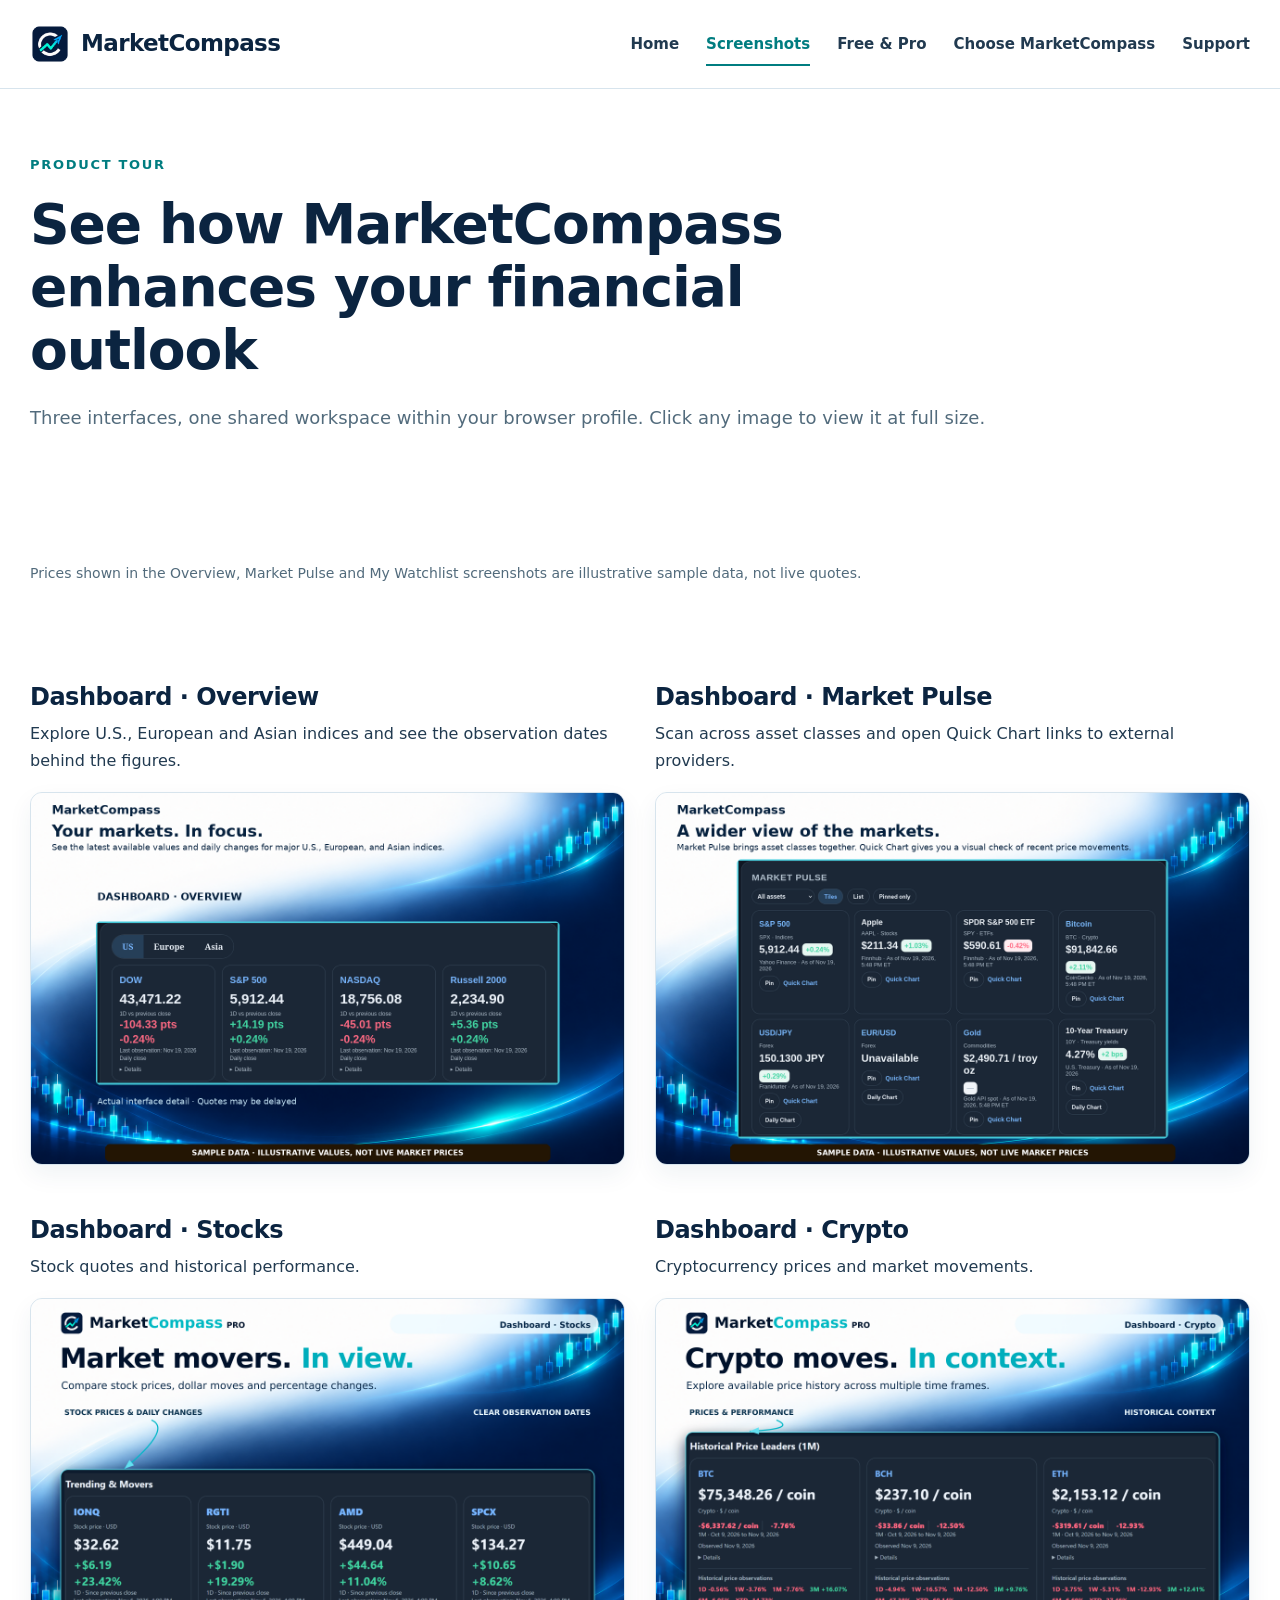
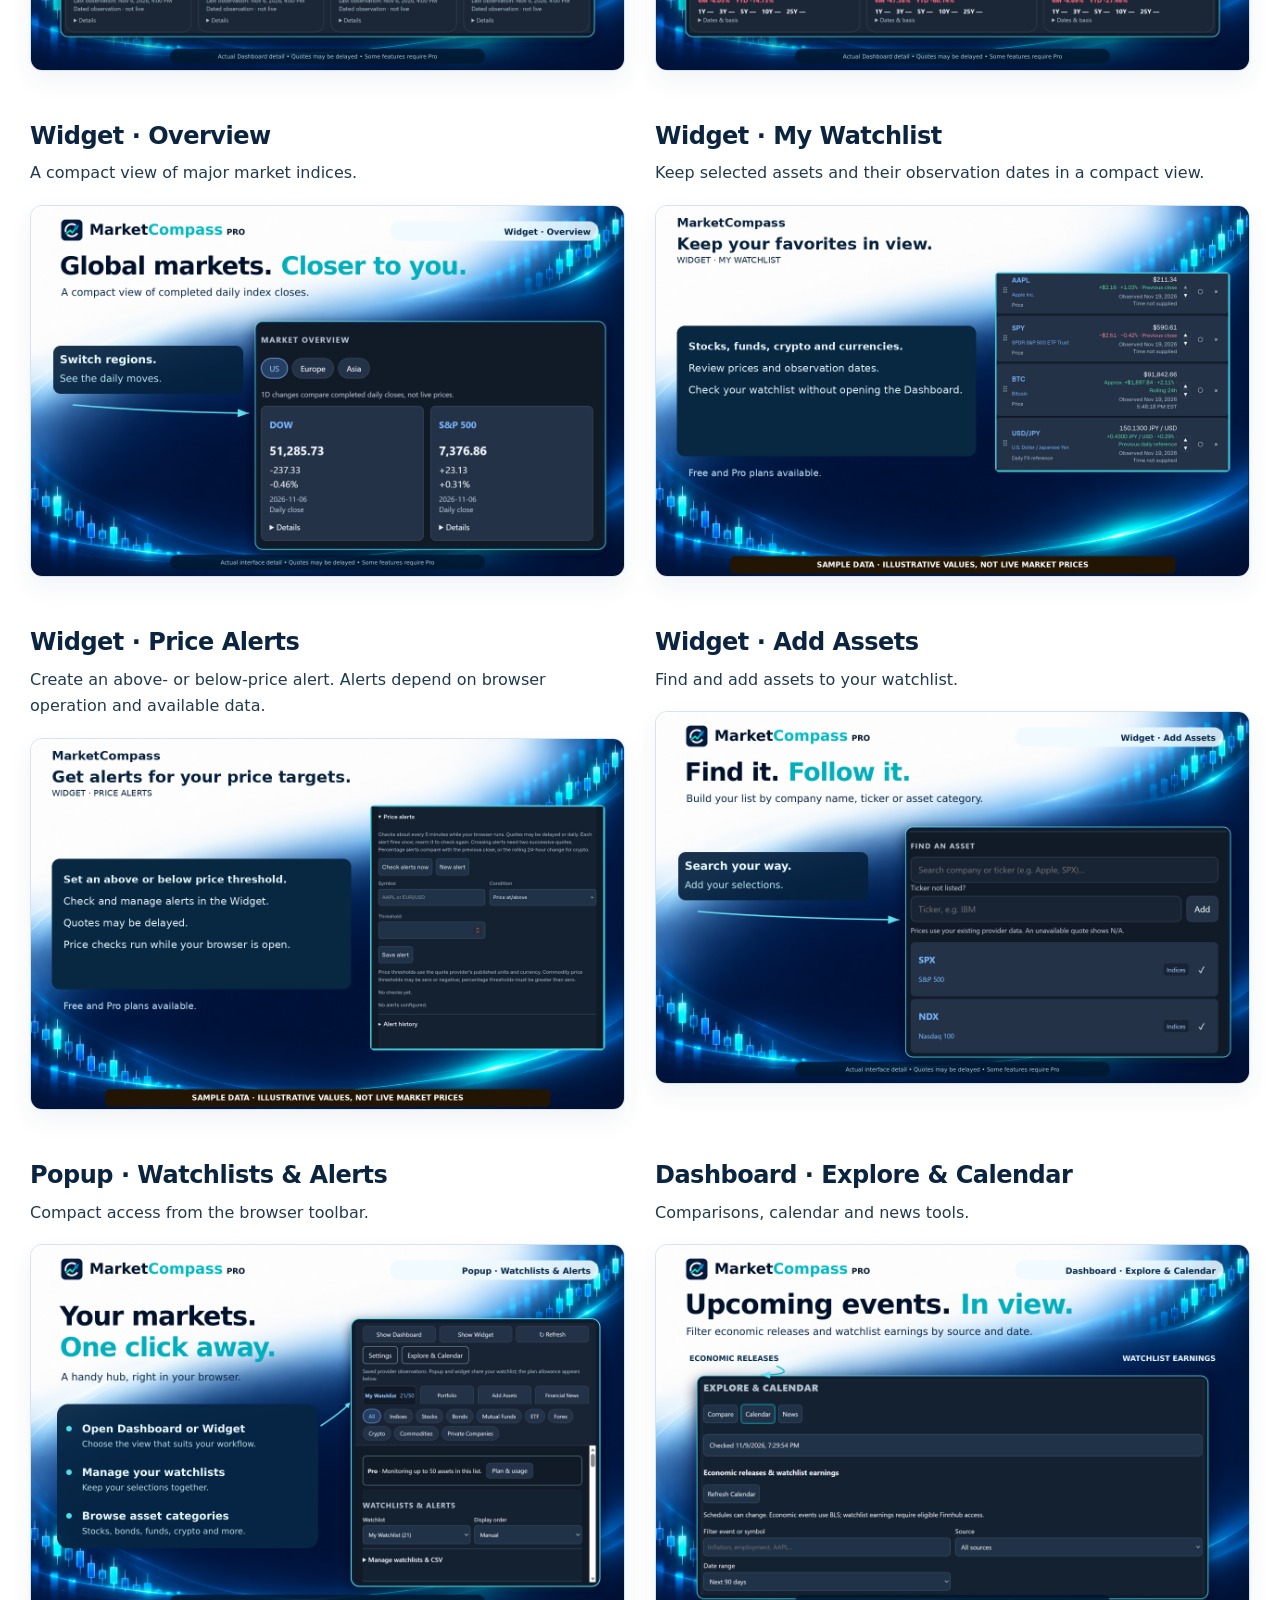
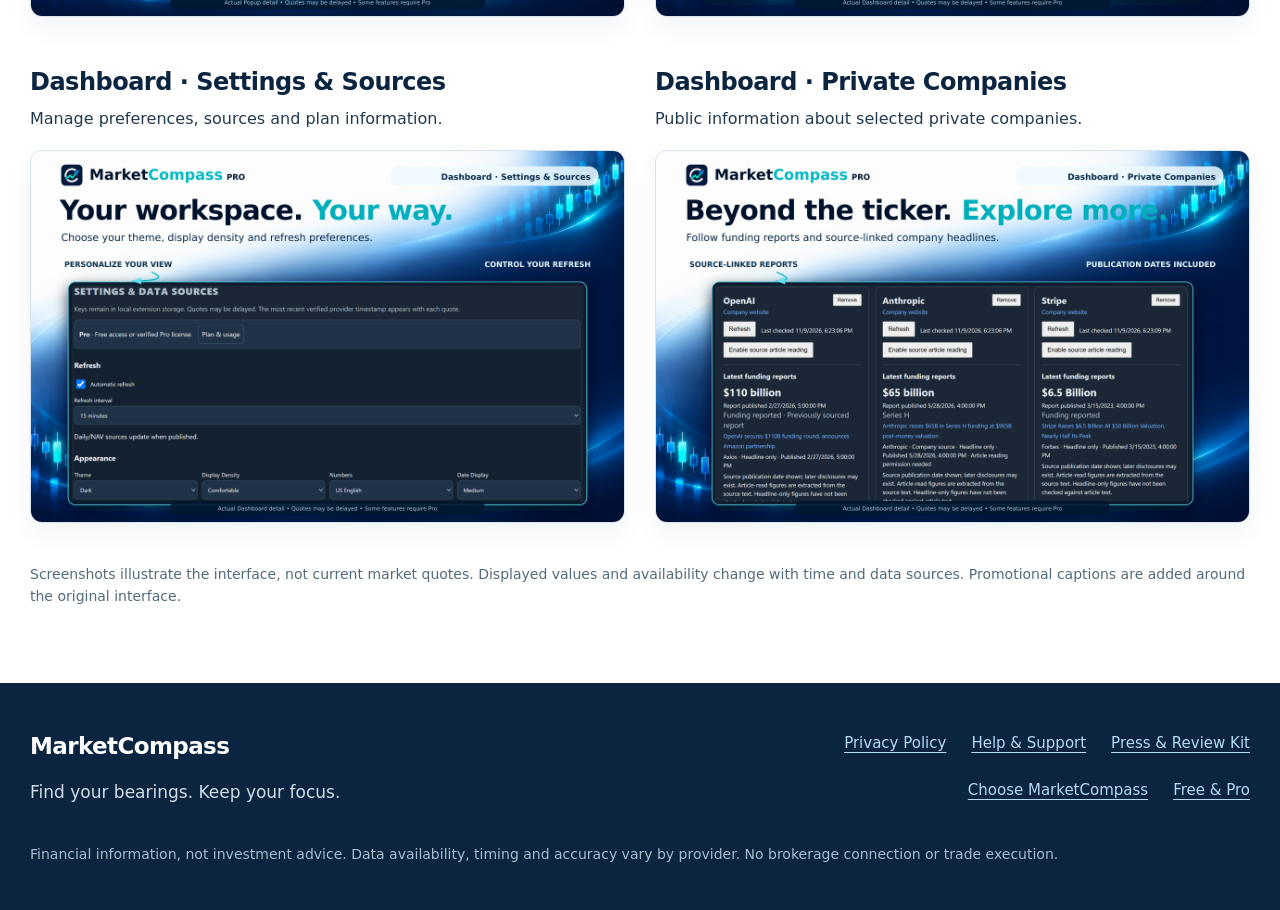
<file: screenshots.html>
<!doctype html><html lang="en"><head><meta charset="utf-8"><meta name="viewport" content="width=device-width,initial-scale=1"><title>MarketCompass | Product Tour</title><meta name="description" content="Explore the MarketCompass Dashboard, Widget and Popup through authentic promotional screenshots."><link rel="icon" href="assets/marketing/icon.png"><link rel="stylesheet" href="assets/site.css"></head><body><a class="skip" href="#main">Skip to content</a><header class="site-header"><div class="wrap header-inner"><a class="brand" href="index.html"><img src="assets/marketing/icon.png" width="40" height="40" alt=""><span>MarketCompass</span></a><nav aria-label="Main navigation"><a href="index.html">Home</a><a href="screenshots.html" aria-current="page">Screenshots</a><a href="free-pro.html">Free & Pro</a><a href="why-marketcompass.html">Choose MarketCompass</a><a href="support.html">Support</a></nav></div></header><main id="main"><section class="page-head wrap tour-head"><p class="eyebrow">PRODUCT TOUR</p><h1>See how MarketCompass enhances your financial outlook</h1><p class="lede">Three interfaces, one shared workspace within your browser profile. Click any image to view it at full size.</p></section><section class="wrap section"><p class="fine">Prices shown in the Overview, Market Pulse and My Watchlist screenshots are illustrative sample data, not live quotes.</p></section><section class="wrap gallery"><article><h2>Dashboard · Overview</h2><p>Explore U.S., European and Asian indices and see the observation dates behind the figures.</p><figure><a href="assets/marketing/feature-overview.png" data-lightbox=""><img src="assets/marketing/feature-overview.png" alt="Dashboard · Overview; illustrative sample data where shown" width="1280" height="800" loading="lazy"></a></figure></article><article><h2>Dashboard · Market Pulse</h2><p>Scan across asset classes and open Quick Chart links to external providers.</p><figure><a href="assets/marketing/feature-market-pulse.png" data-lightbox=""><img src="assets/marketing/feature-market-pulse.png" alt="Dashboard · Market Pulse; illustrative sample data where shown" width="1280" height="800" loading="lazy"></a></figure></article><article><h2>Dashboard · Stocks</h2><p>Stock quotes and historical performance.</p><figure><a href="assets/marketing/stocks.png" data-lightbox=""><img src="assets/marketing/stocks.png" alt="Dashboard · Stocks" width="1280" height="800" loading="lazy"></a></figure></article><article><h2>Dashboard · Crypto</h2><p>Cryptocurrency prices and market movements.</p><figure><a href="assets/marketing/crypto.png" data-lightbox=""><img src="assets/marketing/crypto.png" alt="Dashboard · Crypto" width="1280" height="800" loading="lazy"></a></figure></article><article><h2>Widget · Overview</h2><p>A compact view of major market indices.</p><figure><a href="assets/marketing/widget-overview.png" data-lightbox=""><img src="assets/marketing/widget-overview.png" alt="Widget · Overview" width="1280" height="800" loading="lazy"></a></figure></article><article><h2>Widget · My Watchlist</h2><p>Keep selected assets and their observation dates in a compact view.</p><figure><a href="assets/marketing/feature-watchlist.png" data-lightbox=""><img src="assets/marketing/feature-watchlist.png" alt="Widget · My Watchlist; illustrative sample data where shown" width="1280" height="800" loading="lazy"></a></figure></article><article><h2>Widget · Price Alerts</h2><p>Create an above- or below-price alert. Alerts depend on browser operation and available data.</p><figure><a href="assets/marketing/feature-alerts.png" data-lightbox=""><img src="assets/marketing/feature-alerts.png" alt="Widget · Price Alerts; illustrative sample data where shown" width="1280" height="800" loading="lazy"></a></figure></article><article><h2>Widget · Add Assets</h2><p>Find and add assets to your watchlist.</p><figure><a href="assets/marketing/add-assets.png" data-lightbox=""><img src="assets/marketing/add-assets.png" alt="Widget · Add Assets" width="1280" height="800" loading="lazy"></a></figure></article><article><h2>Popup · Watchlists & Alerts</h2><p>Compact access from the browser toolbar.</p><figure><a href="assets/marketing/popup.png" data-lightbox=""><img src="assets/marketing/popup.png" alt="Popup · Watchlists & Alerts" width="1280" height="800" loading="lazy"></a></figure></article><article><h2>Dashboard · Explore & Calendar</h2><p>Comparisons, calendar and news tools.</p><figure><a href="assets/marketing/calendar.png" data-lightbox=""><img src="assets/marketing/calendar.png" alt="Dashboard · Explore & Calendar" width="1280" height="800" loading="lazy"></a></figure></article><article><h2>Dashboard · Settings & Sources</h2><p>Manage preferences, sources and plan information.</p><figure><a href="assets/marketing/settings.png" data-lightbox=""><img src="assets/marketing/settings.png" alt="Dashboard · Settings & Sources" width="1280" height="800" loading="lazy"></a></figure></article><article><h2>Dashboard · Private Companies</h2><p>Public information about selected private companies.</p><figure><a href="assets/marketing/private-companies.png" data-lightbox=""><img src="assets/marketing/private-companies.png" alt="Dashboard · Private Companies" width="1280" height="800" loading="lazy"></a></figure></article></section><p class="wrap fine bottom-note">Screenshots illustrate the interface, not current market quotes. Displayed values and availability change with time and data sources. Promotional captions are added around the original interface.</p></main><footer><div class="wrap footer-inner"><div><a class="brand" href="index.html">MarketCompass</a><p>Find your bearings. Keep your focus.</p></div><div class="footer-links"><a href="privacy.html">Privacy Policy</a><a href="support.html">Help & Support</a><a href="press.html">Press & Review Kit</a><a href="why-marketcompass.html">Choose MarketCompass</a><a href="free-pro.html">Free & Pro</a></div><p class="fine">Financial information, not investment advice. Data availability, timing and accuracy vary by provider. No brokerage connection or trade execution.</p></div></footer><script src="assets/lightbox.js" defer></script></body></html>
</file>
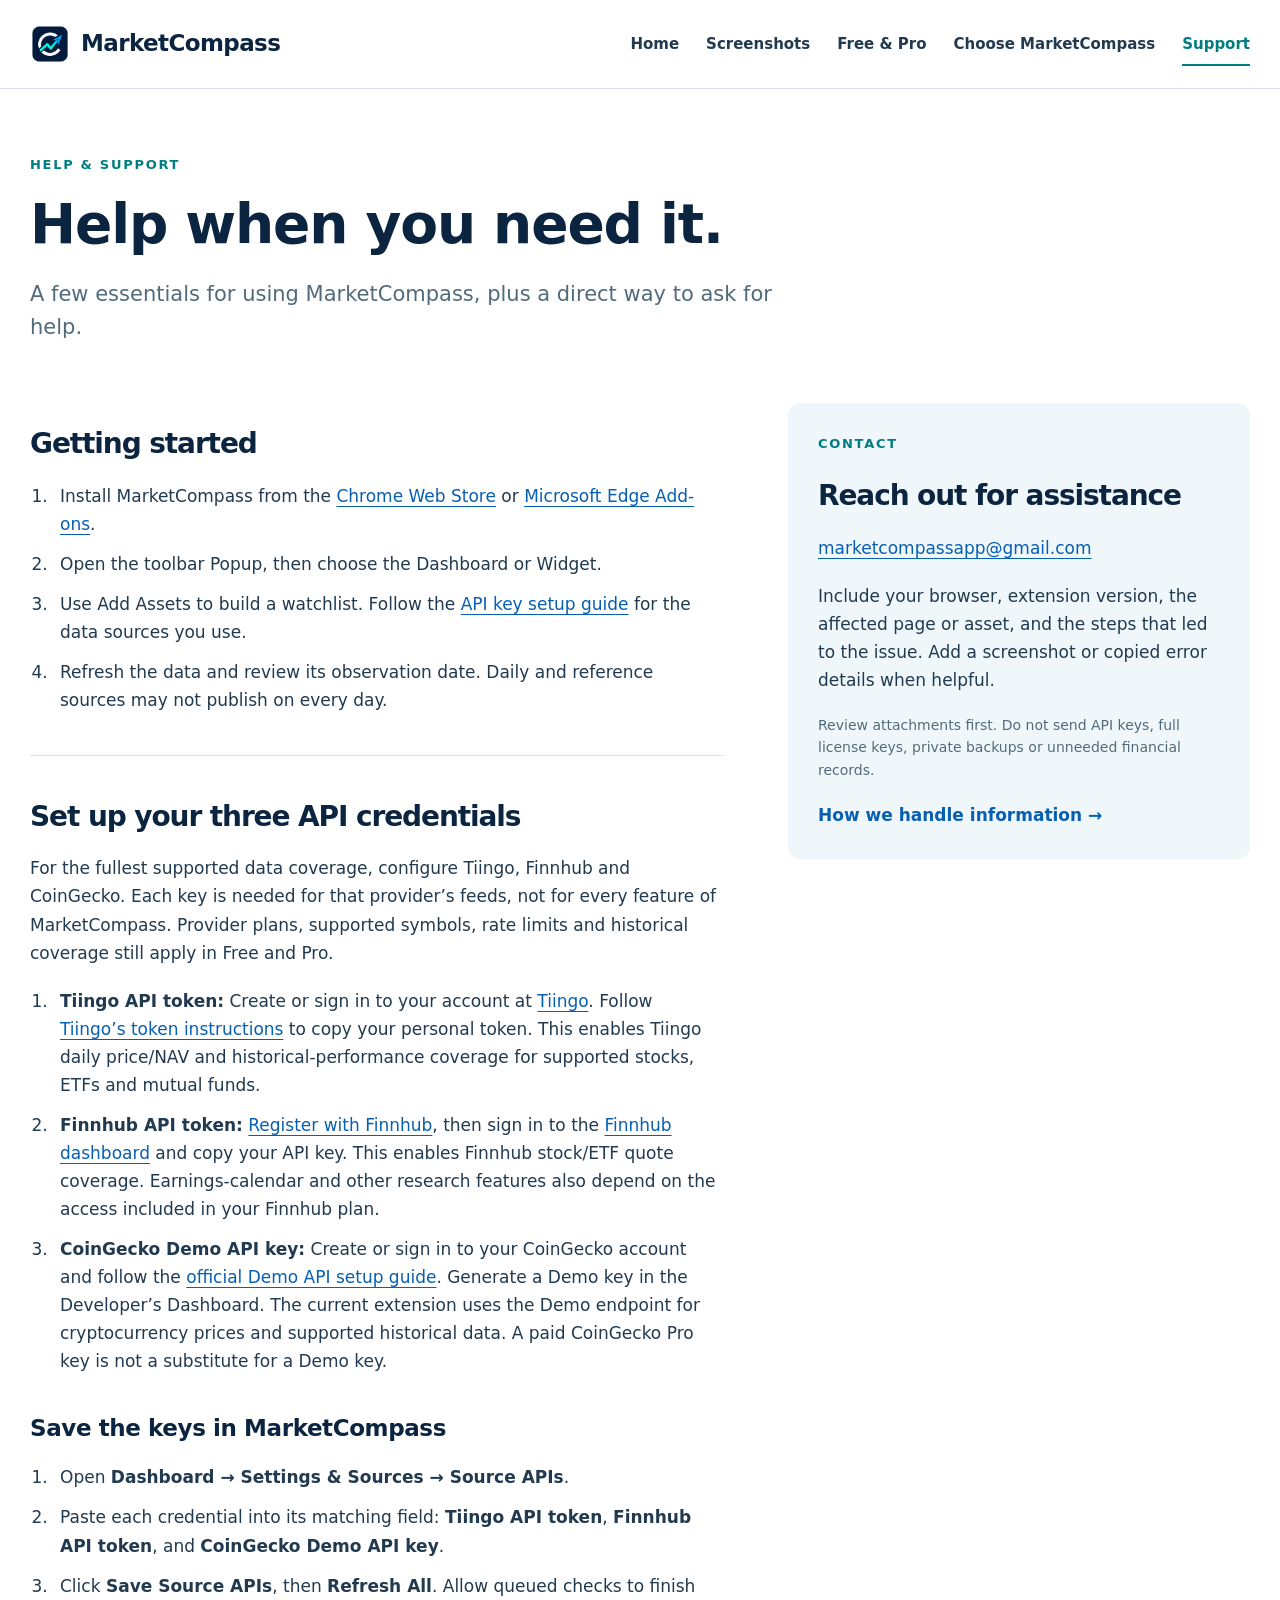
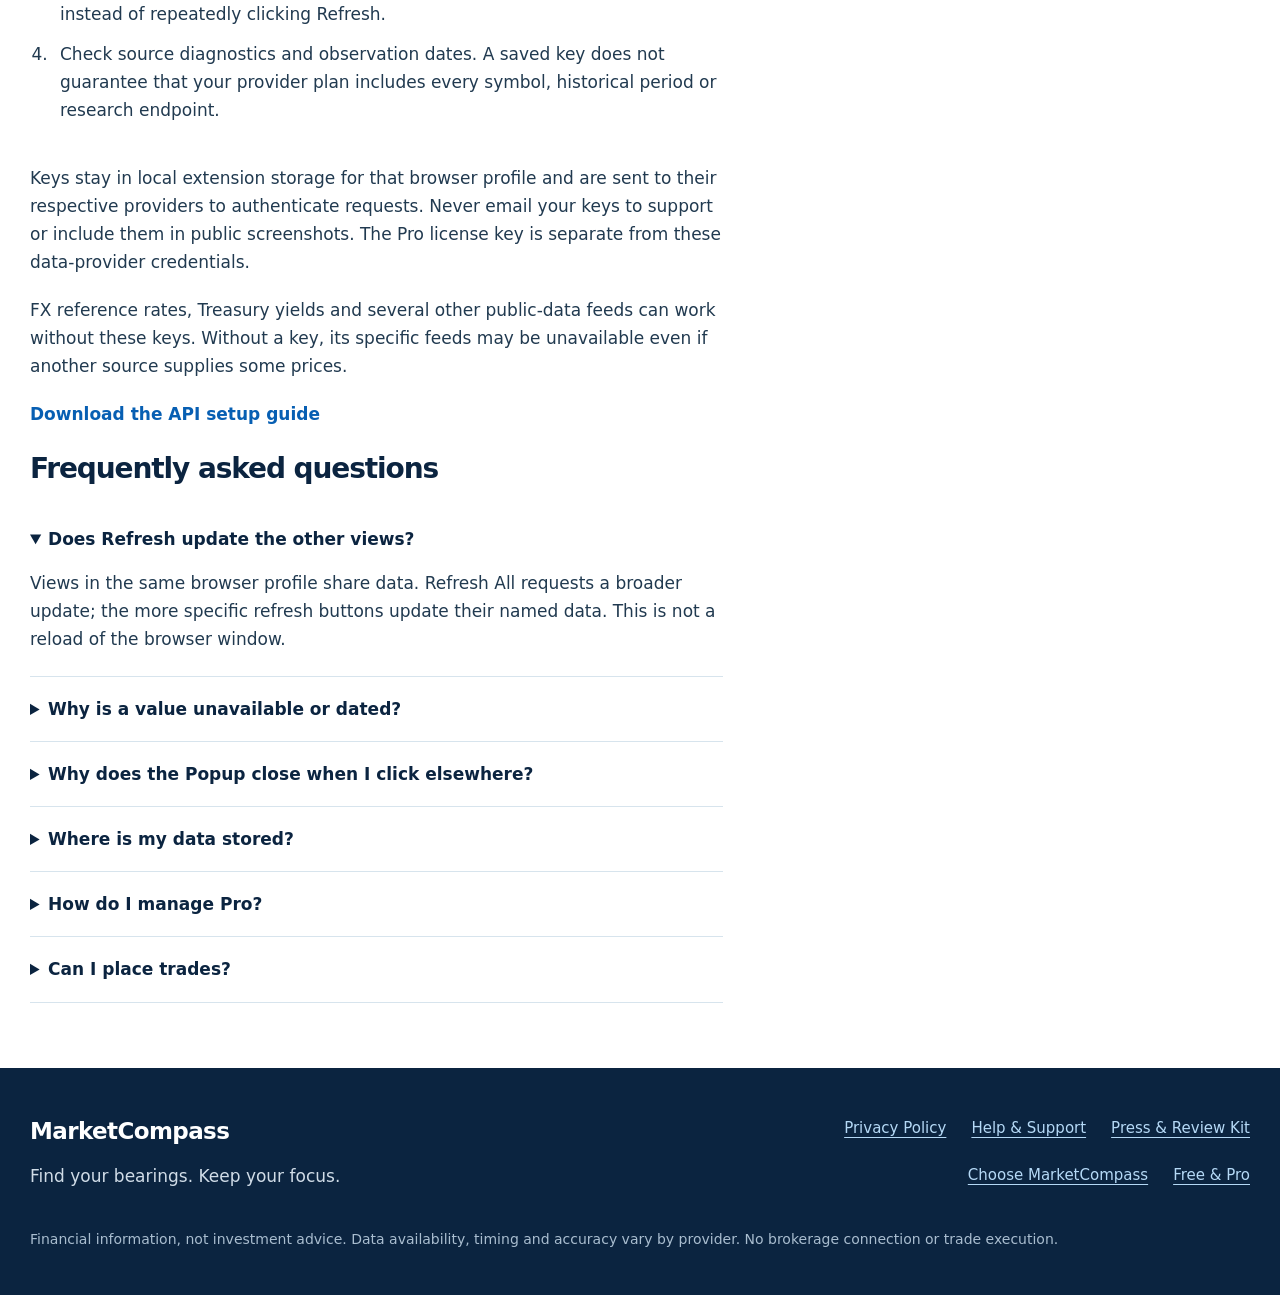
<file: support.html>
<!doctype html><html lang="en"><head><meta charset="utf-8"><meta name="viewport" content="width=device-width,initial-scale=1"><title>MarketCompass | Help & Support</title><meta name="description" content="Get started with MarketCompass, understand data refreshes and contact support."><link rel="icon" href="assets/marketing/icon.png"><link rel="stylesheet" href="assets/site.css"></head><body><a class="skip" href="#main">Skip to content</a><header class="site-header"><div class="wrap header-inner"><a class="brand" href="index.html"><img src="assets/marketing/icon.png" width="40" height="40" alt=""><span>MarketCompass</span></a><nav aria-label="Main navigation"><a href="index.html">Home</a><a href="screenshots.html">Screenshots</a><a href="free-pro.html">Free & Pro</a><a href="why-marketcompass.html">Choose MarketCompass</a><a href="support.html" aria-current="page">Support</a></nav></div></header><main id="main"><section class="page-head wrap"><p class="eyebrow">HELP & SUPPORT</p><h1>Help when you need it.</h1><p class="lede">A few essentials for using MarketCompass, plus a direct way to ask for help.</p></section>
<section class="wrap support-grid"><div><h2>Getting started</h2><ol><li>Install MarketCompass from the <a href="https://chromewebstore.google.com/detail/marketcompass/nocpcppjmmdhdpfhiahnjdbmjbkocnnh?pli=1" target="_blank" rel="noopener noreferrer">Chrome Web Store</a> or <a href="https://microsoftedge.microsoft.com/addons/detail/pcbjnfilfemoclhdkdmjgnlkblgkehjo" target="_blank" rel="noopener noreferrer">Microsoft Edge Add-ons</a>.</li><li>Open the toolbar Popup, then choose the Dashboard or Widget.</li><li>Use Add Assets to build a watchlist. Follow the <a href="#api-setup">API key setup guide</a> for the data sources you use.</li><li>Refresh the data and review its observation date. Daily and reference sources may not publish on every day.</li></ol><section id="api-setup"><h2>Set up your three API credentials</h2><p>For the fullest supported data coverage, configure Tiingo, Finnhub and CoinGecko. Each key is needed for that provider’s feeds, not for every feature of MarketCompass. Provider plans, supported symbols, rate limits and historical coverage still apply in Free and Pro.</p><ol><li><strong>Tiingo API token:</strong> Create or sign in to your account at <a href="https://www.tiingo.com/" target="_blank" rel="noopener noreferrer">Tiingo</a>. Follow <a href="https://www.tiingo.com/blog/how-to-find-your-tiingo-api-token/" target="_blank" rel="noopener noreferrer">Tiingo’s token instructions</a> to copy your personal token. This enables Tiingo daily price/NAV and historical-performance coverage for supported stocks, ETFs and mutual funds.</li><li><strong>Finnhub API token:</strong> <a href="https://finnhub.io/register" target="_blank" rel="noopener noreferrer">Register with Finnhub</a>, then sign in to the <a href="https://finnhub.io/dashboard" target="_blank" rel="noopener noreferrer">Finnhub dashboard</a> and copy your API key. This enables Finnhub stock/ETF quote coverage. Earnings-calendar and other research features also depend on the access included in your Finnhub plan.</li><li><strong>CoinGecko Demo API key:</strong> Create or sign in to your CoinGecko account and follow the <a href="https://docs.coingecko.com/docs/setting-up-your-api-key" target="_blank" rel="noopener noreferrer">official Demo API setup guide</a>. Generate a Demo key in the Developer’s Dashboard. The current extension uses the Demo endpoint for cryptocurrency prices and supported historical data. A paid CoinGecko Pro key is not a substitute for a Demo key.</li></ol><h3>Save the keys in MarketCompass</h3><ol><li>Open <strong>Dashboard → Settings &amp; Sources → Source APIs</strong>.</li><li>Paste each credential into its matching field: <strong>Tiingo API token</strong>, <strong>Finnhub API token</strong>, and <strong>CoinGecko Demo API key</strong>.</li><li>Click <strong>Save Source APIs</strong>, then <strong>Refresh All</strong>. Allow queued checks to finish instead of repeatedly clicking Refresh.</li><li>Check source diagnostics and observation dates. A saved key does not guarantee that your provider plan includes every symbol, historical period or research endpoint.</li></ol><p>Keys stay in local extension storage for that browser profile and are sent to their respective providers to authenticate requests. Never email your keys to support or include them in public screenshots. The Pro license key is separate from these data-provider credentials.</p><p>FX reference rates, Treasury yields and several other public-data feeds can work without these keys. Without a key, its specific feeds may be unavailable even if another source supplies some prices.</p><p><a class="text-link" href="assets/MarketCompass-API-Setup.txt" download>Download the API setup guide</a></p></section><h2>Frequently asked questions</h2><details open><summary>Does Refresh update the other views?</summary><p>Views in the same browser profile share data. Refresh All requests a broader update; the more specific refresh buttons update their named data. This is not a reload of the browser window.</p></details><details><summary>Why is a value unavailable or dated?</summary><p>A source may be delayed, closed, rate-limited, temporarily unavailable or missing historical coverage. Check the observation date and source settings. Use diagnostics if a value remains unavailable after refresh.</p></details><details><summary>Why does the Popup close when I click elsewhere?</summary><p>The browser closes toolbar popups when they lose focus. Use the Widget or Dashboard for a view that stays open.</p></details><details><summary>Where is my data stored?</summary><p>In the extension’s local storage for that browser profile. There is no automatic portfolio or watchlist cloud synchronization. Back up important records before changing profiles or removing the extension.</p></details><details><summary>How do I manage Pro?</summary><p>Open Settings & Sources and Plan & usage. Use the billing management options for subscription changes. Deactivate a browser installation where possible before removing the extension; uninstalling does not cancel a subscription.</p></details><details><summary>Can I place trades?</summary><p>No. MarketCompass displays financial information and records portfolios; it is not connected to a brokerage and does not execute trades.</p></details></div><aside class="contact-box"><p class="eyebrow">Contact</p><h2>Reach out for assistance</h2><p><a href="mailto:marketcompassapp@gmail.com">marketcompassapp@gmail.com</a></p><p>Include your browser, extension version, the affected page or asset, and the steps that led to the issue. Add a screenshot or copied error details when helpful.</p><p class="fine">Review attachments first. Do not send API keys, full license keys, private backups or unneeded financial records.</p><a class="text-link" href="privacy.html">How we handle information →</a></aside></section></main><footer><div class="wrap footer-inner"><div><a class="brand" href="index.html">MarketCompass</a><p>Find your bearings. Keep your focus.</p></div><div class="footer-links"><a href="privacy.html">Privacy Policy</a><a href="support.html">Help & Support</a><a href="press.html">Press & Review Kit</a><a href="why-marketcompass.html">Choose MarketCompass</a><a href="free-pro.html">Free & Pro</a></div><p class="fine">Financial information, not investment advice. Data availability, timing and accuracy vary by provider. No brokerage connection or trade execution.</p></div></footer></body></html>
</file>
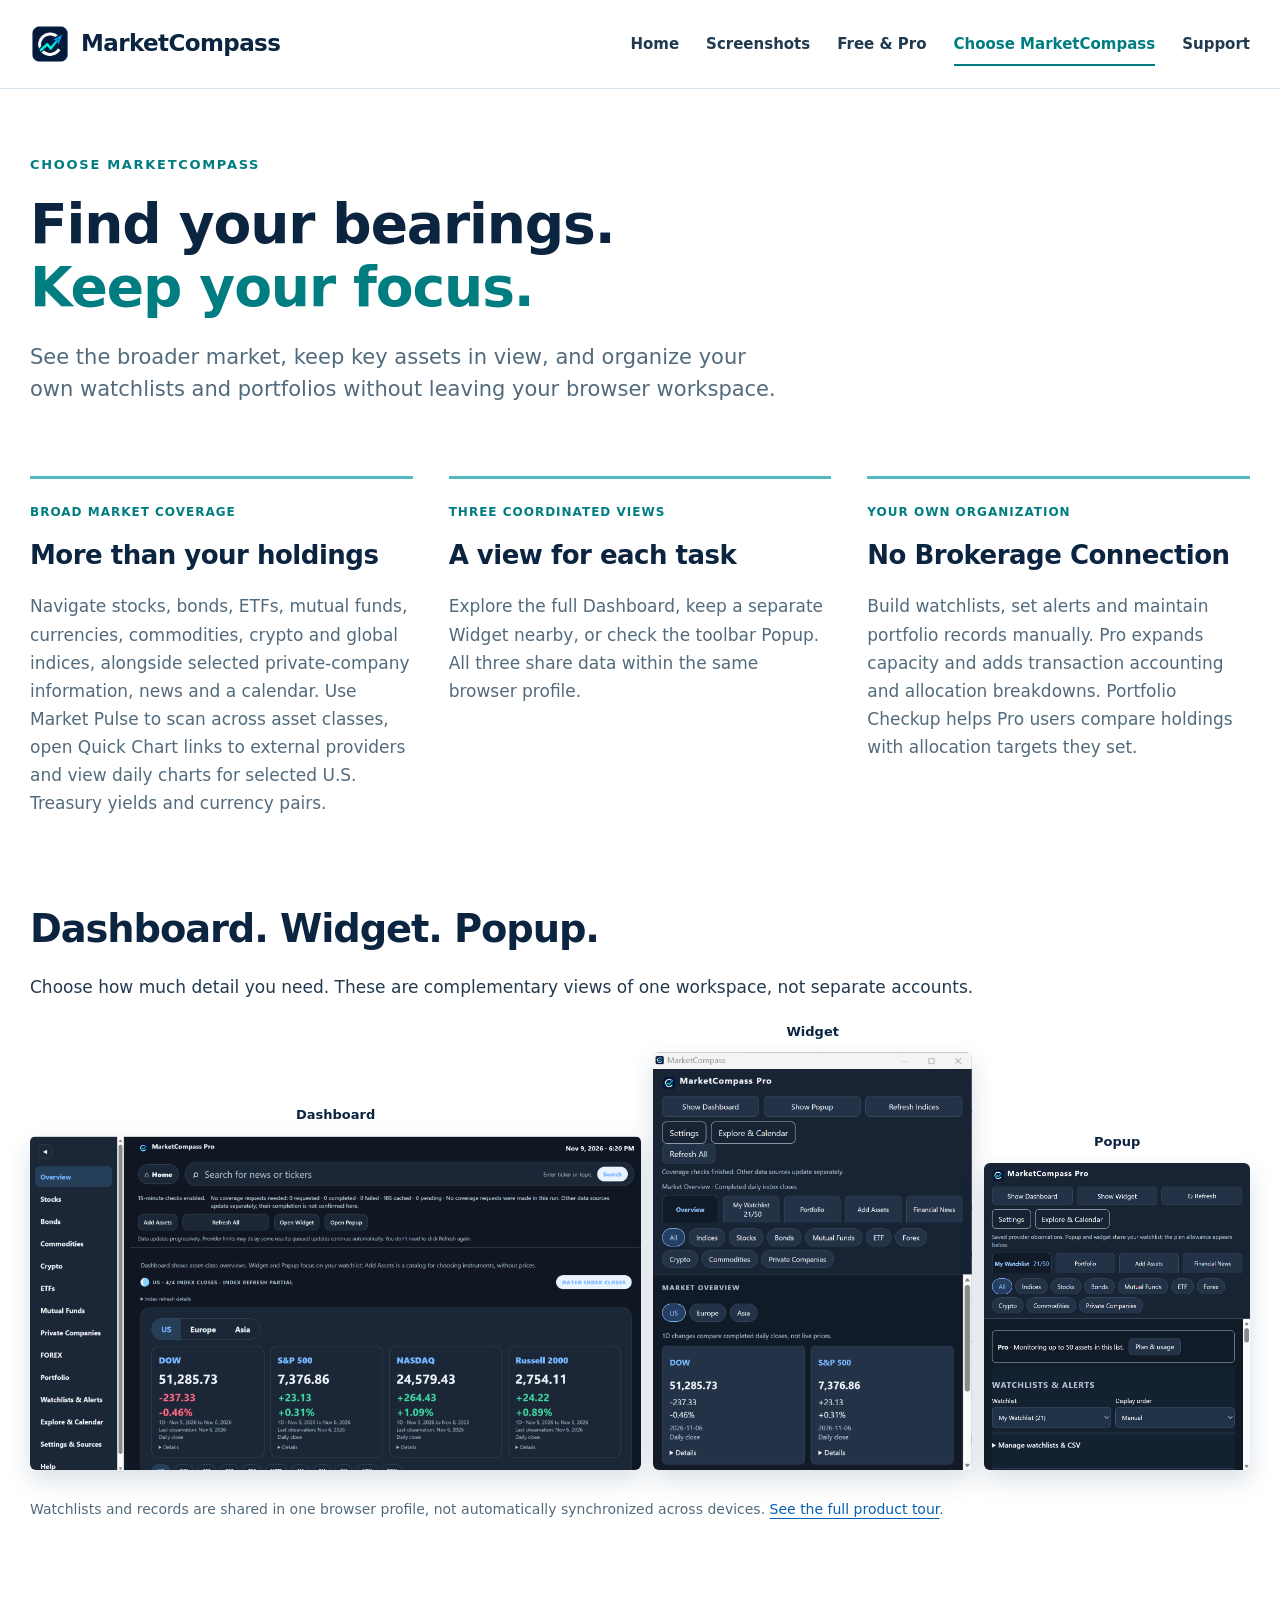
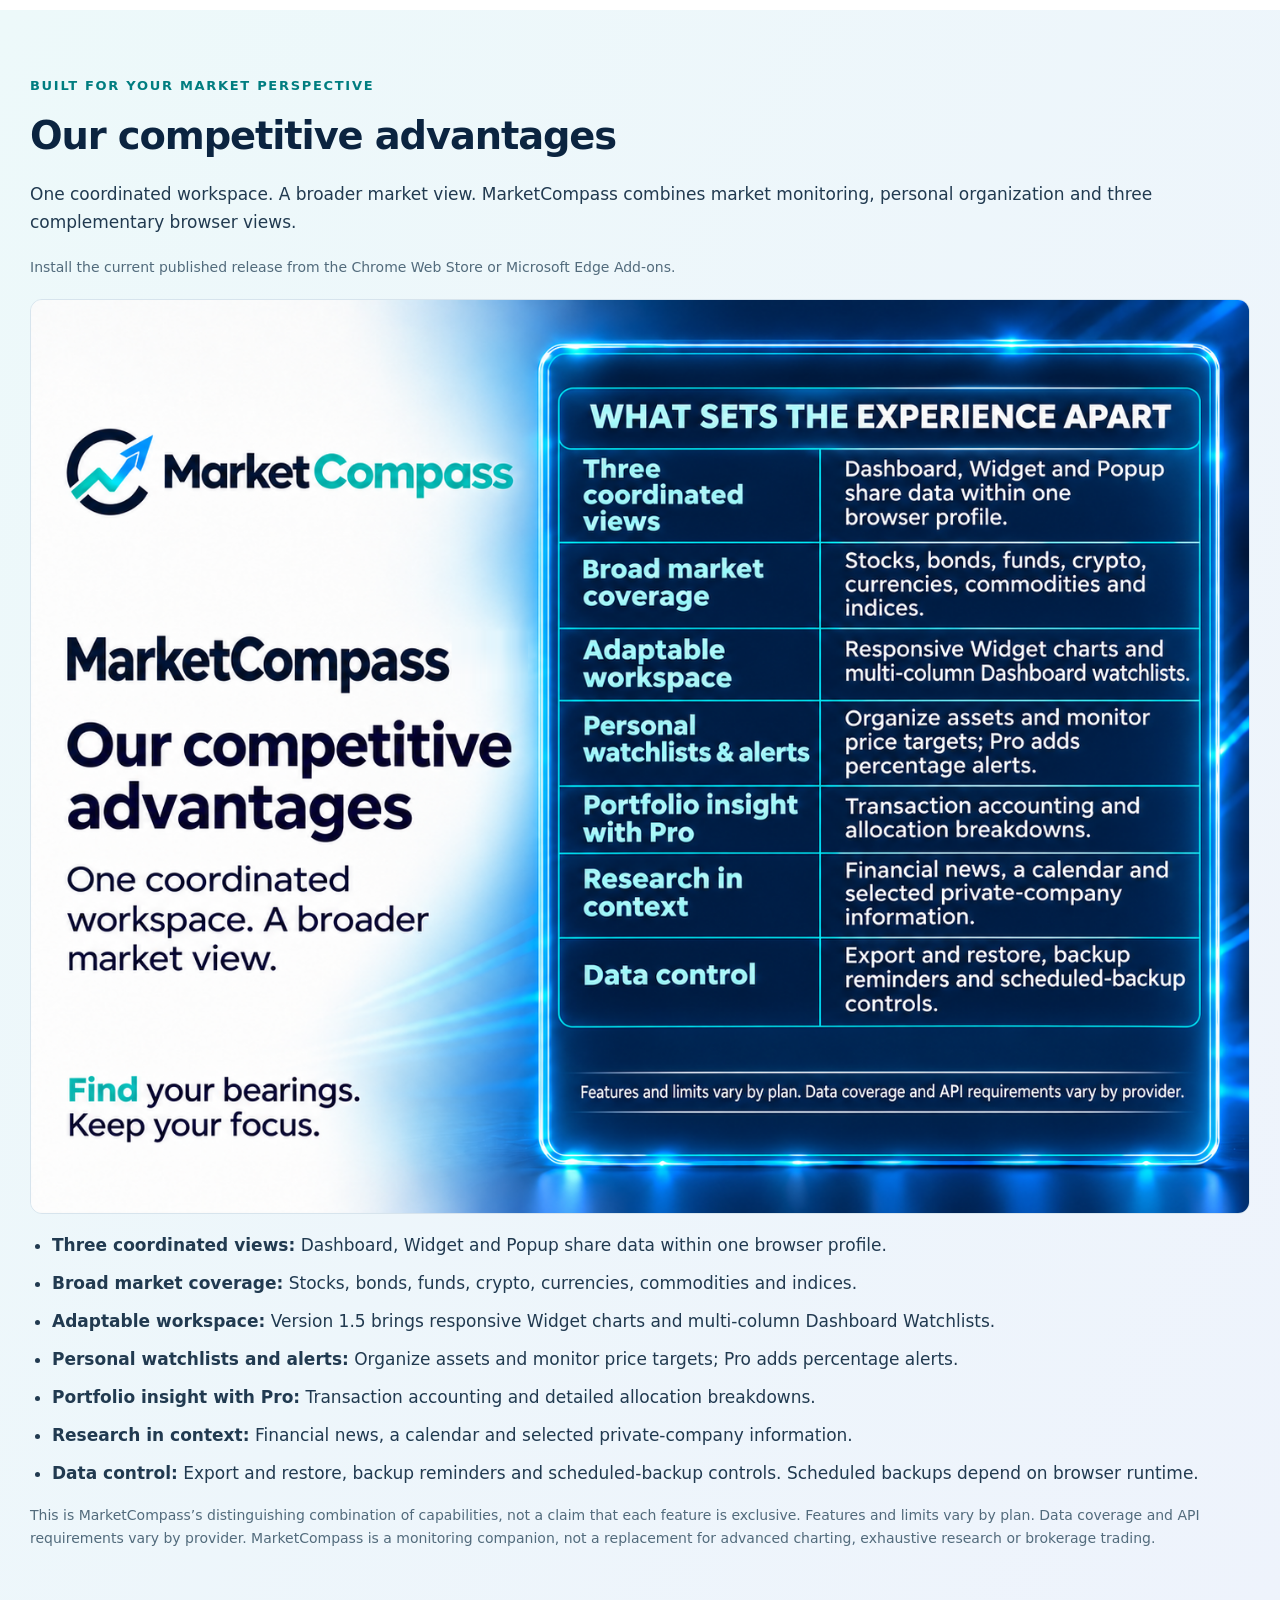
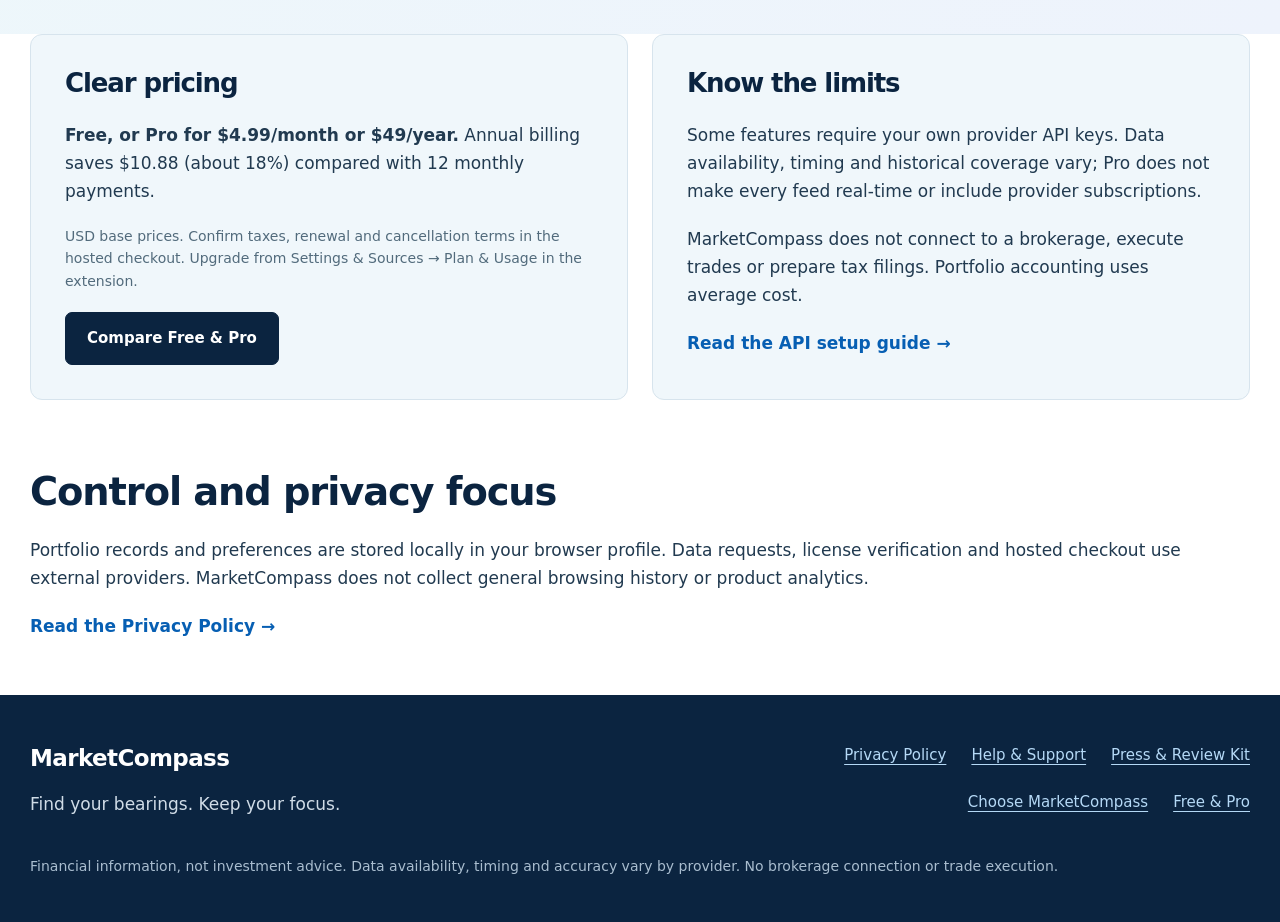
<file: why-marketcompass.html>
<!DOCTYPE html>
<html lang="en"><head><meta charset="utf-8"/><meta content="width=device-width,initial-scale=1" name="viewport"/><title>MarketCompass | Choose MarketCompass</title><meta content="Explore MarketCompass’s competitive advantages: three coordinated views, broad market coverage, personal watchlists, portfolio tools and data controls." name="description"/><link href="assets/marketing/icon.png" rel="icon"/><link href="assets/site.css?v=20261112-choose" rel="stylesheet"/></head><body><a class="skip" href="#main">Skip to content</a><header class="site-header"><div class="wrap header-inner"><a class="brand" href="index.html"><img alt="" height="40" src="assets/marketing/icon.png" width="40"/><span>MarketCompass</span></a><nav aria-label="Main navigation"><a href="index.html">Home</a><a href="screenshots.html">Screenshots</a><a href="free-pro.html">Free &amp; Pro</a><a aria-current="page" href="why-marketcompass.html">Choose MarketCompass</a><a href="support.html">Support</a></nav></div></header><main id="main"><section class="page-head wrap"><p class="eyebrow">Choose MarketCompass</p><h1>Find your bearings.<br/><em>Keep your focus.</em></h1><p class="lede">See the broader market, keep key assets in view, and organize your own watchlists and portfolios without leaving your browser workspace.</p></section>
<section class="wrap three comparison-benefits"><article><span class="number">BROAD MARKET COVERAGE</span><h2>More than your holdings</h2><p>Navigate stocks, bonds, ETFs, mutual funds, currencies, commodities, crypto and global indices, alongside selected private-company information, news and a calendar. Use Market Pulse to scan across asset classes, open Quick Chart links to external providers and view daily charts for selected U.S. Treasury yields and currency pairs.</p></article><article><span class="number">THREE COORDINATED VIEWS</span><h2>A view for each task</h2><p>Explore the full Dashboard, keep a separate Widget nearby, or check the toolbar Popup. All three share data within the same browser profile.</p></article><article><span class="number">YOUR OWN ORGANIZATION</span><h2>No Brokerage Connection</h2><p>Build watchlists, set alerts and maintain portfolio records manually. Pro expands capacity and adds transaction accounting and allocation breakdowns. Portfolio Checkup helps Pro users compare holdings with allocation targets they set.</p></article></section>
<section class="wrap section"><h2>Dashboard. Widget. Popup.</h2><p>Choose how much detail you need. These are complementary views of one workspace, not separate accounts.</p><div aria-label="Dashboard, Widget and Popup window formats" class="form-factors"><figure class="form-dashboard"><figcaption>Dashboard</figcaption><a aria-label="Enlarge Dashboard screenshot" data-lightbox="Dashboard interface" href="assets/marketing/form-dashboard.png"><span class="screenshot-frame dashboard"><img alt="MarketCompass Dashboard interface" height="1118" loading="lazy" src="assets/marketing/form-dashboard.png" width="2048"/><span aria-hidden="true" class="version-cover"></span></span></a></figure><figure class="form-widget"><figcaption>Widget</figcaption><a aria-label="Enlarge Widget screenshot" data-lightbox="Widget interface" href="assets/marketing/form-widget.png"><span class="screenshot-frame widget"><img alt="MarketCompass Widget interface" height="1432" loading="lazy" src="assets/marketing/form-widget.png" width="1094"/><span aria-hidden="true" class="version-cover"></span></span></a></figure><figure class="form-popup"><figcaption>Popup</figcaption><a aria-label="Enlarge Popup screenshot" data-lightbox="Popup interface" href="assets/marketing/form-popup.png"><span class="screenshot-frame popup"><img alt="MarketCompass Popup interface" height="1197" loading="lazy" src="assets/marketing/form-popup.png" width="1037"/><span aria-hidden="true" class="version-cover"></span></span></a></figure></div><p class="fine comparison-note">Watchlists and records are shared in one browser profile, not automatically synchronized across devices. <a href="screenshots.html">See the full product tour</a>.</p></section>
<section class="band"><div class="wrap"><p class="eyebrow">Built for your market perspective</p><h2>Our competitive advantages</h2><p>One coordinated workspace. A broader market view. MarketCompass combines market monitoring, personal organization and three complementary browser views.</p><p class="fine">Install the current published release from the Chrome Web Store or Microsoft Edge Add-ons.</p><figure><a href="assets/marketing/v15-competitive-advantages.png" data-lightbox="Our competitive advantages"><img src="assets/marketing/v15-competitive-advantages.png" alt="MarketCompass competitive advantages, explained in the feature list below" width="1448" height="1086" loading="lazy"></a></figure><ul><li><strong>Three coordinated views:</strong> Dashboard, Widget and Popup share data within one browser profile.</li><li><strong>Broad market coverage:</strong> Stocks, bonds, funds, crypto, currencies, commodities and indices.</li><li><strong>Adaptable workspace:</strong> Version 1.5 brings responsive Widget charts and multi-column Dashboard Watchlists.</li><li><strong>Personal watchlists and alerts:</strong> Organize assets and monitor price targets; Pro adds percentage alerts.</li><li><strong>Portfolio insight with Pro:</strong> Transaction accounting and detailed allocation breakdowns.</li><li><strong>Research in context:</strong> Financial news, a calendar and selected private-company information.</li><li><strong>Data control:</strong> Export and restore, backup reminders and scheduled-backup controls. Scheduled backups depend on browser runtime.</li></ul><p class="fine">This is MarketCompass’s distinguishing combination of capabilities, not a claim that each feature is exclusive. Features and limits vary by plan. Data coverage and API requirements vary by provider. MarketCompass is a monitoring companion, not a replacement for advanced charting, exhaustive research or brokerage trading.</p></div></section>
<section class="wrap section two"><article class="feature-panel"><h2>Clear pricing</h2><p><strong>Free, or Pro for $4.99/month or $49/year.</strong> Annual billing saves $10.88 (about 18%) compared with 12 monthly payments.</p><p class="fine">USD base prices. Confirm taxes, renewal and cancellation terms in the hosted checkout. Upgrade from Settings &amp; Sources → Plan &amp; Usage in the extension.</p><a class="button" href="free-pro.html">Compare Free &amp; Pro</a></article><article class="feature-panel"><h2>Know the limits</h2><p>Some features require your own provider API keys. Data availability, timing and historical coverage vary; Pro does not make every feed real-time or include provider subscriptions.</p><p>MarketCompass does not connect to a brokerage, execute trades or prepare tax filings. Portfolio accounting uses average cost.</p><a class="text-link" href="support.html#api-setup">Read the API setup guide →</a></article></section>
<section class="wrap bottom-note"><h2>Control and privacy focus</h2><p>Portfolio records and preferences are stored locally in your browser profile. Data requests, license verification and hosted checkout use external providers. MarketCompass does not collect general browsing history or product analytics.</p><a class="text-link" href="privacy.html">Read the Privacy Policy →</a></section></main><footer><div class="wrap footer-inner"><div><a class="brand" href="index.html">MarketCompass</a><p>Find your bearings. Keep your focus.</p></div><div class="footer-links"><a href="privacy.html">Privacy Policy</a><a href="support.html">Help &amp; Support</a><a href="press.html">Press &amp; Review Kit</a><a href="why-marketcompass.html">Choose MarketCompass</a><a href="free-pro.html">Free &amp; Pro</a></div><p class="fine">Financial information, not investment advice. Data availability, timing and accuracy vary by provider. No brokerage connection or trade execution.</p></div></footer><script defer="" src="assets/lightbox.js"></script></body></html>
</file>
<file: assets/site.css>
:root{--navy:#0b2440;--ink:#213a50;--muted:#526b7c;--teal:#007d80;--blue:#146bcc;--line:#d7e4ed;--pale:#f0f7fb;--white:#fff}*{box-sizing:border-box}html{scroll-behavior:smooth}body{margin:0;background:var(--white);color:var(--ink);font:17px/1.65 system-ui,-apple-system,"Segoe UI",sans-serif}a{color:#075fb3;text-underline-offset:4px}a:hover{text-decoration:underline}a:focus-visible,summary:focus-visible,div[tabindex]:focus-visible{outline:3px solid #007d80;outline-offset:5px}.wrap{width:min(1220px,calc(100% - 56px));margin-inline:auto}.site-header{background:rgba(255,255,255,.97);border-bottom:1px solid var(--line)}.header-inner{min-height:88px;display:flex;align-items:center;justify-content:space-between;gap:30px}.brand{display:inline-flex;align-items:center;gap:11px;font-size:23px;font-weight:800;letter-spacing:-.6px;text-decoration:none;color:var(--navy)}nav{display:flex;gap:27px;flex-wrap:wrap}nav a{color:var(--ink);font-size:15px;font-weight:650;text-decoration:none;padding:8px 0}nav a[aria-current=page]{color:var(--teal);box-shadow:0 2px var(--teal)}.skip{position:absolute;left:20px;top:-100px;background:#fff;z-index:10;padding:10px}.skip:focus{top:10px}h1,h2,h3{color:var(--navy);line-height:1.14;margin:0 0 22px;letter-spacing:-1.1px}h1{font-size:clamp(38px,4.3vw,62px)}h2{font-size:clamp(28px,3vw,40px)}h3{font-size:24px;letter-spacing:-.4px}p{margin:0 0 20px}em{font-style:normal;color:var(--teal)}.eyebrow{color:var(--teal);font-size:13px;font-weight:800;letter-spacing:1.7px;text-transform:uppercase;margin:0 0 18px}.lede{font-size:21px;line-height:1.55;max-width:750px;color:var(--muted)}.hero{display:grid;grid-template-columns:.8fr 1.2fr;gap:45px;align-items:center;padding-block:80px 85px}.hero figure{margin-right:0;box-shadow:0 25px 60px #143c6529;transform:none}figure{margin:0;border-radius:12px;overflow:hidden;background:#eaf3fa;border:1px solid var(--line)}figure img{display:block;width:100%;height:auto}figure a{display:block}figcaption{padding:12px 18px;color:var(--muted);font-size:14px}.actions{display:flex;gap:12px;flex-wrap:wrap;margin:27px 0}.button{display:inline-flex;gap:16px;align-items:center;background:var(--navy);border:1px solid var(--navy);color:#fff;text-decoration:none;padding:13px 21px;border-radius:7px;font-weight:700;font-size:15px}.button:hover{background:#124370;text-decoration:none}.button.secondary{background:#fff;color:var(--navy);border-color:#bccfdd}.status{display:flex;gap:9px;align-items:center;font-size:14px;color:var(--muted)}.status span{width:8px;height:8px;border-radius:50%;background:#bd8f27}.section{padding-block:70px}.section-intro{margin-bottom:40px}.three{display:grid;grid-template-columns:repeat(3,1fr);gap:36px}.three article{border-top:3px solid #53b8bf;padding-top:24px}.number{display:block;font-size:12px;letter-spacing:1px;font-weight:800;color:var(--teal);margin-bottom:18px}.three p{color:var(--muted)}.band{background:linear-gradient(120deg,#edf9fa,#eef3fc);padding-block:65px}.split{display:grid;grid-template-columns:1fr 1fr;gap:70px;align-items:center}.fine{font-size:14px;color:var(--muted);line-height:1.6}.text-link{font-weight:700;text-decoration:none}.feature-panel{background:var(--pale);border:1px solid var(--line);border-radius:12px;padding:34px}.feature-panel h3{margin-bottom:18px}.availability{border-top:1px solid var(--line);max-width:900px;text-align:center}.store-status{display:flex;gap:18px;justify-content:center;margin:28px 0}.store-status>div{border:1px solid var(--line);border-radius:8px;padding:16px 24px;text-align:left;min-width:240px}.store-status strong,.store-status span{display:block}.store-status span{font-size:14px;color:var(--muted)}footer{background:#0b2440;color:#d0dce7;padding:45px 0}.footer-inner{display:grid;grid-template-columns:1fr 1fr;gap:25px}.footer-inner .brand{color:#fff}.footer-inner p{margin:12px 0 0}.footer-links{display:flex;flex-wrap:wrap;align-items:center;justify-content:flex-end;gap:16px 25px}.footer-links a{color:#b5d9f6;font-size:15px}.footer-inner .fine{color:#a9bdcf;grid-column:1/-1;max-width:none}.page-head{padding-block:65px 40px}.page-head h1{max-width:900px}.gallery{display:grid;grid-template-columns:1fr 1fr;gap:52px 30px;padding-block:10px 40px}.gallery h2{font-size:24px;letter-spacing:-.5px;margin-bottom:10px}.gallery p{font-size:16px;min-height:26px;margin-bottom:18px}.gallery figure{box-shadow:0 10px 25px #153c6010}.bottom-note{padding-bottom:55px}.plans{display:grid;grid-template-columns:1fr 1fr;gap:24px}.plans article{border:1px solid var(--line);border-radius:12px;padding:35px;background:var(--pale)}.plans .pro-plan{background:linear-gradient(135deg,#e3f6f7,#e6efff);border-color:#8cbac5}.plans h2{font-size:29px}.price{font-size:45px;letter-spacing:-1px;font-weight:800;color:var(--navy);line-height:1.2;margin:18px 0 12px}.price span{font-size:20px;font-weight:500}.table-scroll{overflow-x:auto;border:1px solid var(--line);border-radius:9px;margin-bottom:20px}table{width:100%;border-collapse:collapse;font-size:16px;min-width:650px}th,td{text-align:left;padding:17px 22px;border-bottom:1px solid var(--line);vertical-align:top}thead{background:var(--navy);color:#fff}thead th{font-size:18px}tbody th{color:var(--navy);width:34%;font-weight:650}tbody tr:nth-child(even){background:#f4f8fb}tbody tr:last-child>*{border:0}.two{display:grid;grid-template-columns:1fr 1fr;gap:24px;padding-top:0}.two h2{font-size:26px}.support-grid{display:grid;grid-template-columns:1.5fr 1fr;gap:65px;padding-bottom:65px}.support-grid h2{font-size:28px;margin-top:25px}.support-grid ol{padding-left:23px;margin-bottom:40px}.support-grid li{padding-left:7px;margin-bottom:12px}.contact-box{background:var(--pale);padding:30px;border-radius:12px;align-self:start;overflow-wrap:anywhere}details{border-bottom:1px solid var(--line);padding:18px 0}summary{font-weight:700;color:var(--navy);cursor:pointer}details p{padding-top:16px;margin-bottom:5px}.policy{max-width:900px;padding-bottom:60px}.policy section{border-top:1px solid var(--line);padding:30px 0}.policy h2{font-size:26px}.policy p{margin-top:15px}.download-grid{display:grid;grid-template-columns:1fr 1fr;gap:12px}.download-grid a{display:flex;justify-content:space-between;gap:15px;border:1px solid var(--line);border-radius:6px;padding:17px;text-decoration:none;background:var(--pale)}ul{padding-left:22px}li{margin-bottom:10px}@media(max-width:900px){.header-inner{padding:18px 0;flex-direction:column;gap:8px}nav{gap:20px}.hero{grid-template-columns:1fr;padding-block:45px;gap:35px}.hero figure{margin:0;transform:none}.split{gap:30px}.three{gap:20px}.support-grid{gap:30px}.brand{font-size:22px}}@media(max-width:650px){body{font-size:16px}.wrap{width:calc(100% - 36px)}nav{gap:18px}nav a{font-size:14px}.hero{padding-block:35px}.lede{font-size:19px}.three,.split,.two,.plans,.gallery,.support-grid,.download-grid{grid-template-columns:1fr}.section{padding-block:40px}.band{padding-block:40px}.page-head{padding-block:38px 25px}.three{gap:28px}.gallery{gap:35px}.gallery p{min-height:0}.feature-panel,.contact-box,.plans article{padding:25px}.store-status{flex-direction:column}.footer-inner{grid-template-columns:1fr}.footer-links{justify-content:flex-start}.footer-inner .fine{grid-column:auto}.two{padding-top:0}.support-grid{padding-bottom:40px}h1{font-size:39px}.button{padding:12px 17px}.availability{text-align:left}}@media(prefers-reduced-motion:reduce){html{scroll-behavior:auto}}@media print{nav,.actions,.skip{display:none}body{font-size:11pt}.wrap{width:100%}.hero,.split,.three,.two,.plans,.support-grid{display:block}figure{break-inside:avoid}footer{background:#fff;color:#000}.footer-inner .brand,.footer-links a,.footer-inner .fine{color:#000}}
@media(max-width:650px){table{min-width:0;display:block}thead{position:absolute;width:1px;height:1px;overflow:hidden;clip-path:inset(50%)}tbody{display:block}tbody tr{display:grid;grid-template-columns:1fr 1fr;border-bottom:1px solid var(--line)}tbody th{grid-column:1/-1;width:auto;padding:14px 16px 4px;border:0}tbody td{display:block;border:0;padding:8px 16px 16px}tbody td:before{content:attr(data-label);display:block;font-size:12px;letter-spacing:.7px;text-transform:uppercase;font-weight:800;color:var(--teal);margin-bottom:5px}.table-scroll{overflow-x:visible}}
/* Product form factors and accessible screenshot viewer */
.workspace-intro{display:grid;grid-template-columns:.8fr 1.2fr;align-items:center;gap:40px;margin-bottom:40px}.workspace-intro .section-intro{margin:0}.form-factors{display:flex;align-items:flex-end;gap:12px}.form-factors figure{border:0;background:none;overflow:visible;border-radius:0}.form-dashboard{flex:2.3}.form-widget{flex:1.2}.form-popup{flex:1}.form-factors figcaption{padding:0 0 10px;font-size:13px;font-weight:750;text-align:center;color:var(--navy)}.screenshot-frame{display:block;position:relative;overflow:hidden;border-radius:6px;box-shadow:0 10px 25px #143c6529}.screenshot-frame img{display:block;width:100%;height:auto}.version-cover{position:absolute;display:block;pointer-events:none}.dashboard .version-cover{left:19.8%;top:3.9%;width:2.2%;height:1.6%;background:#0f1723}.widget .version-cover{left:7.9%;top:7.9%;width:4.2%;height:1.4%;background:#192535}.popup .version-cover{left:8.4%;top:4.7%;width:4.5%;height:1.6%;background:#192535}a[data-lightbox]{cursor:zoom-in}.image-dialog{border:0;border-radius:12px;padding:18px;width:min(1280px,96vw);max-width:96vw;max-height:94vh;background:#fff;color:var(--navy)}.image-dialog::backdrop{background:#071827dc}.viewer-header{display:flex;align-items:center;justify-content:space-between;gap:20px;margin-bottom:12px}.viewer-header h2{font-size:18px;letter-spacing:0;margin:0}.viewer-close{font:inherit;font-weight:700;border:1px solid #bccfdd;border-radius:6px;padding:8px 14px;background:white;color:var(--navy);cursor:pointer}.viewer-close:focus-visible{outline:3px solid var(--teal);outline-offset:3px}.viewer-body{display:flex;justify-content:center}.viewer-body>img{display:block;max-width:100%;max-height:76vh;width:auto;height:auto;object-fit:contain}.viewer-body .screenshot-frame{width:min(var(--viewer-width),100%);box-shadow:none}.viewer-body .screenshot-frame img{width:100%;height:auto}body.viewer-open{overflow:hidden}
@media(max-width:900px){.workspace-intro{grid-template-columns:1fr}.form-factors{max-width:650px;width:100%}.workspace-intro .section-intro{margin:0}}@media(max-width:650px){.form-factors{gap:8px}.form-factors figcaption{font-size:11px}.image-dialog{padding:12px}.viewer-header h2{font-size:16px}}

.comparison-label{font-size:26px;font-weight:800;color:var(--teal);line-height:1.25;margin-bottom:20px}.comparison-head h1{max-width:1100px}.comparison-head .lede{max-width:none;font-size:18px}.api-callout{border-top:1px solid var(--line)}#api-setup{scroll-margin-top:20px;border-top:1px solid var(--line);padding-top:20px}#api-setup h3{font-size:23px;margin-top:30px}

.tour-head .lede{max-width:none;font-size:18px}

/* Pricing visibility and sourced product comparison */
.pricing-teaser{font-size:18px;line-height:1.5;margin:22px 0 16px}.pricing-teaser span{font-size:14px;color:var(--muted)}.why-link{margin:18px 0 0}.comparison-benefits h2{font-size:26px;letter-spacing:-.5px}.comparison-note{margin-top:28px}.competitor-table table{min-width:850px}.competitor-table tbody th{width:17%}.competitor-table th,.competitor-table td{padding:18px;font-size:15px}.competitor-table td:nth-child(2){width:20%}.comparison-benefits{padding-top:10px}@media(max-width:650px){.competitor-table table{min-width:0}.competitor-table tbody tr{grid-template-columns:1fr}.competitor-table tbody th{width:auto}.competitor-table tbody td{width:auto;padding:10px 16px}.competitor-table tbody td:last-child{padding-bottom:20px}.pricing-teaser{font-size:17px}}

/* MarketCompass-focused comparison */
.competitor-table .mc-difference{background:#e0f3f2;border-left:3px solid #007d80;color:#123f49}.competitor-table thead .mc-difference{background:#d1eceb}.competitor-table thead .mc-difference img{vertical-align:middle;margin-right:8px}.competitor-table .marketcompass-row th,.competitor-table .marketcompass-row td{font-weight:750;background:#eef8f7}.competitor-table .marketcompass-row .mc-difference{background:#d7eeec}.competitor-table .marketcompass-row strong{font-weight:750}@media(max-width:650px){.competitor-table .mc-difference{border-left:3px solid #007d80}.competitor-table tbody .mc-difference:before{color:#005c60}}
</file>
